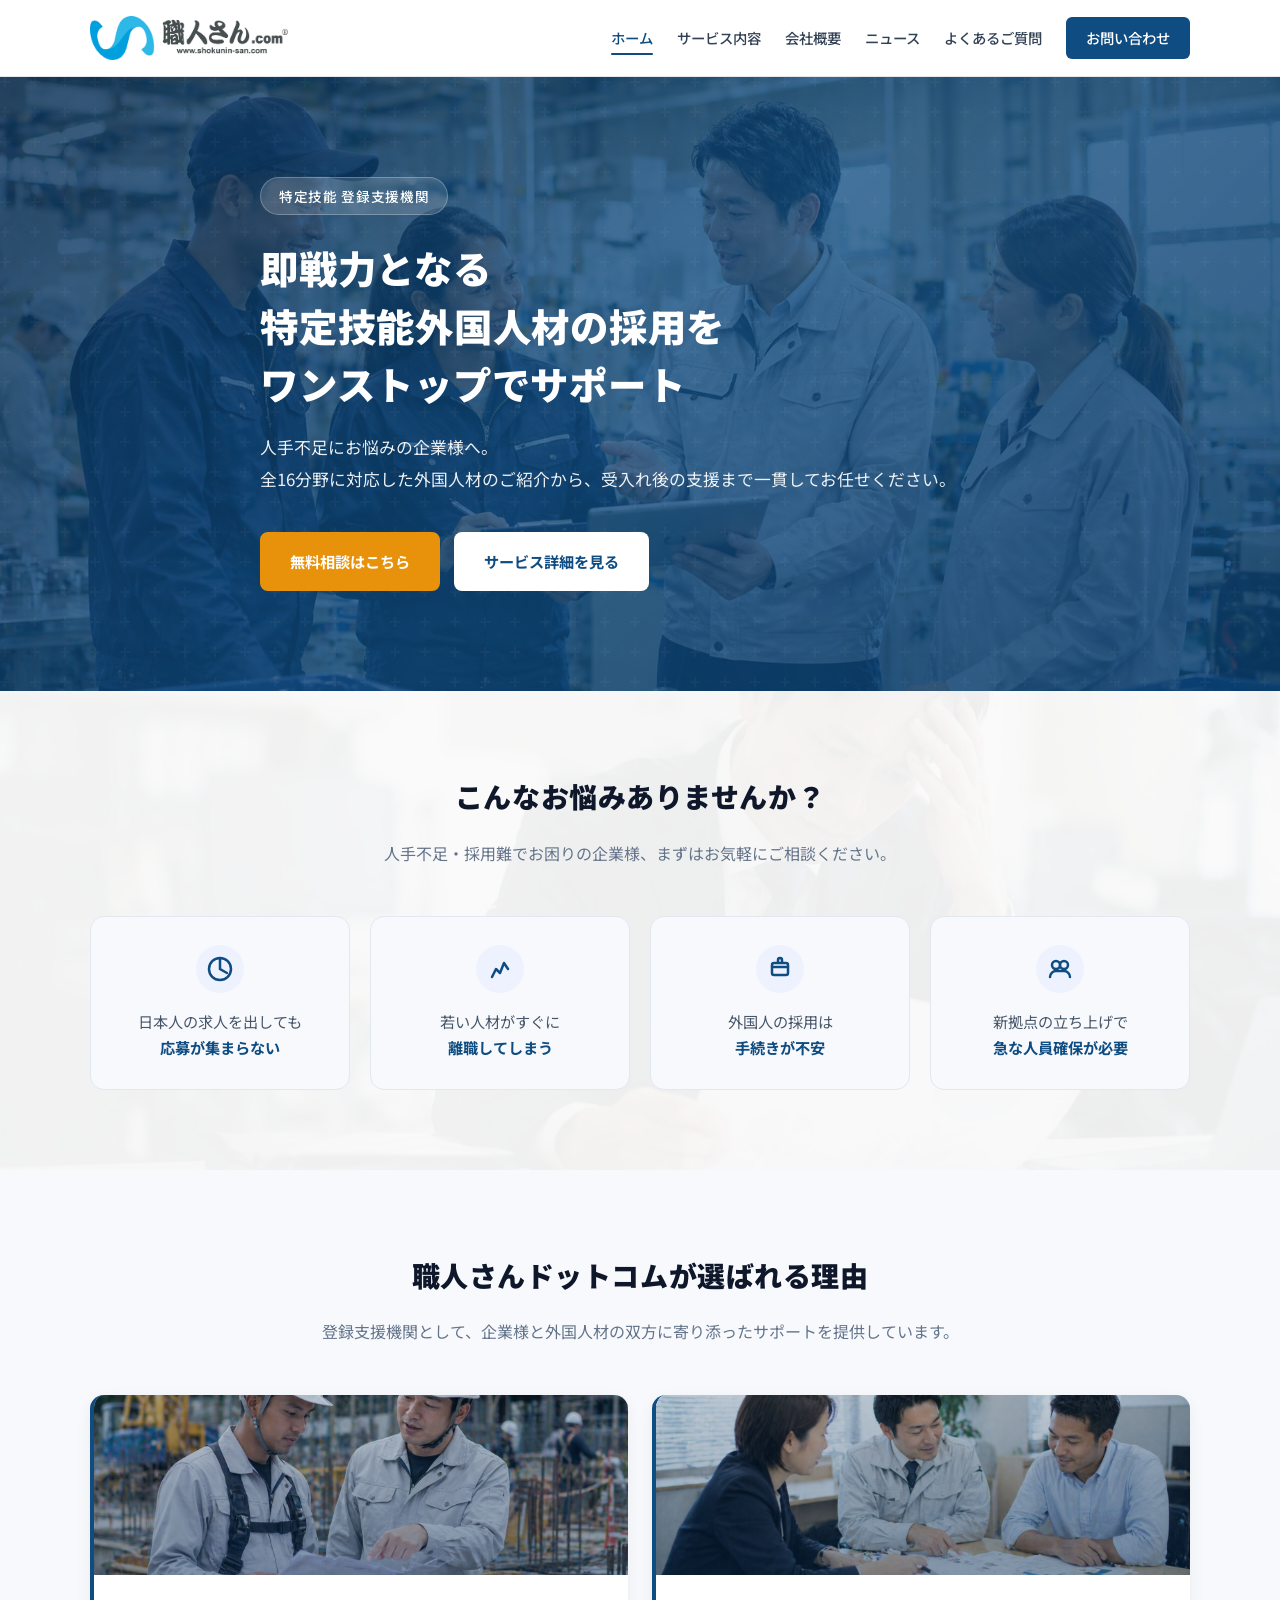
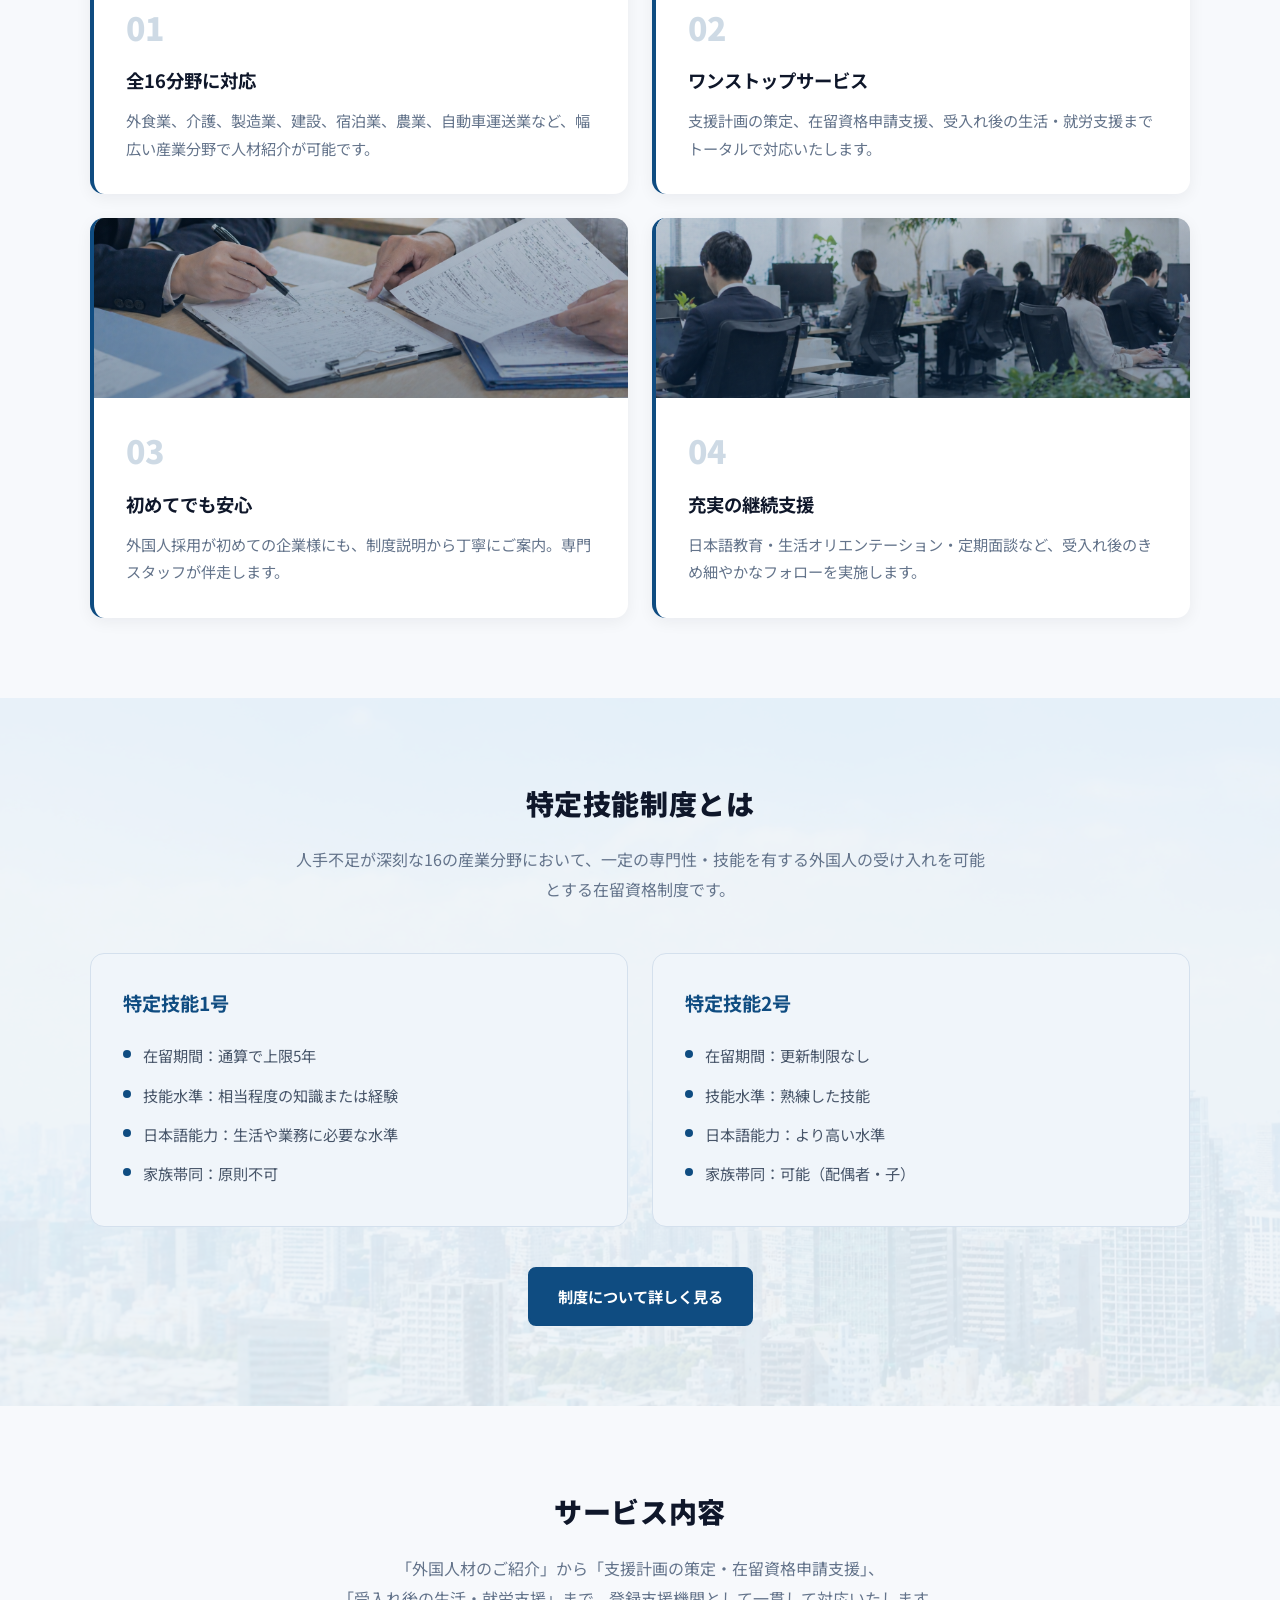
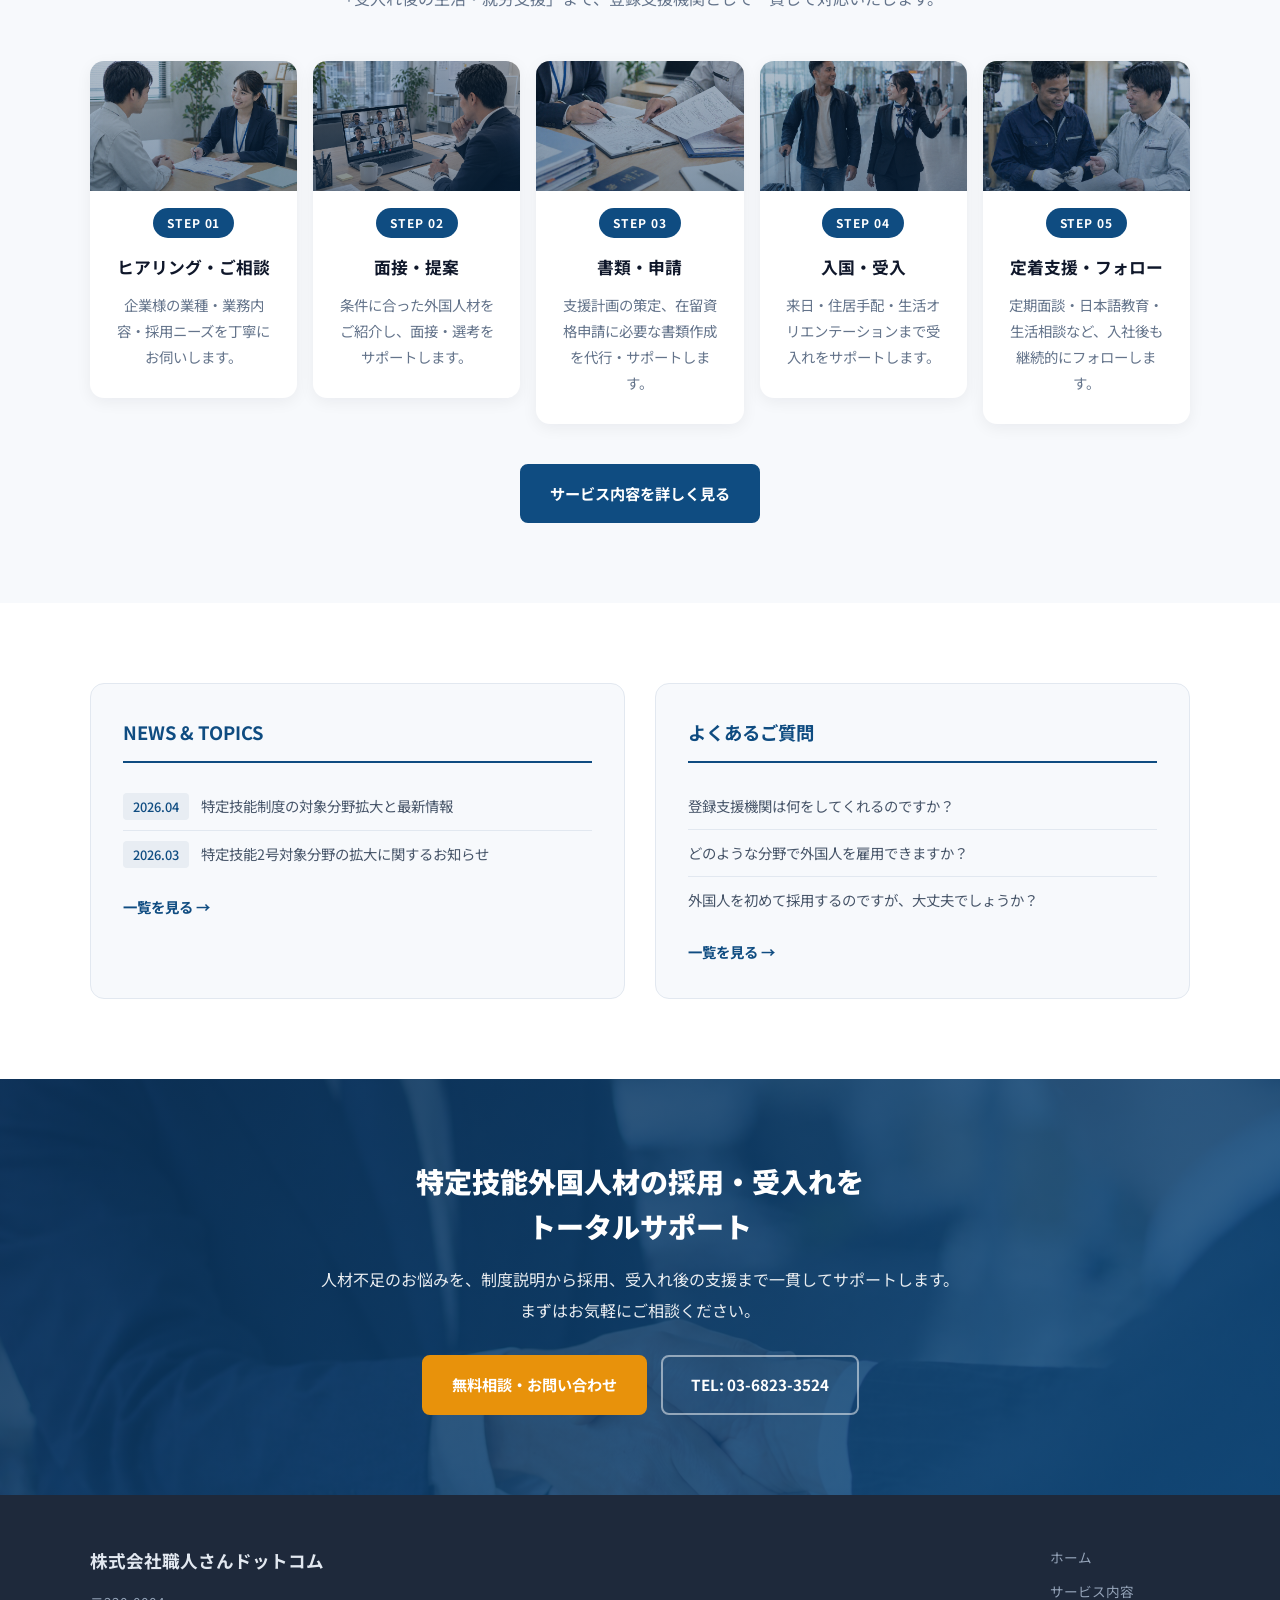
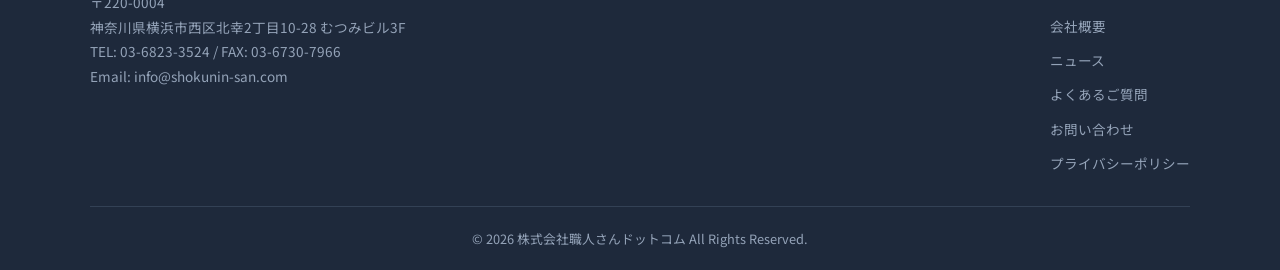
<file: index.html>
<!DOCTYPE html>
<html lang="ja">
<head>
  <meta charset="UTF-8">
  <meta name="viewport" content="width=device-width, initial-scale=1.0">
  <title>特定技能外国人材の採用支援 | 登録支援機関 株式会社職人さんドットコム</title>
  <meta name="description" content="株式会社職人さんドットコムは、特定技能外国人の紹介・受入れ支援ができる登録支援機関です。全16分野対応のワンストップサービスで企業様の人材不足を解決します。">
  <link rel="canonical" href="https://shokunin-san-com.vercel.app/">
  <meta property="og:title" content="特定技能外国人材の採用支援 | 株式会社職人さんドットコム">
  <meta property="og:description" content="全16分野対応。特定技能外国人の紹介・受入れ支援をワンストップで提供する登録支援機関です。">
  <meta property="og:type" content="website">
  <meta property="og:url" content="https://shokunin-san-com.vercel.app/">
  <meta property="og:site_name" content="株式会社職人さんドットコム">
  <meta property="og:locale" content="ja_JP">
  <meta name="twitter:card" content="summary_large_image">
  <meta name="twitter:title" content="特定技能外国人材の採用支援 | 株式会社職人さんドットコム">
  <meta name="twitter:description" content="全16分野対応。特定技能外国人の紹介・受入れ支援をワンストップで提供する登録支援機関です。">
  <meta name="twitter:image" content="https://shokunin-san-com.vercel.app/images/ogp.jpg">
  <meta property="og:image" content="https://shokunin-san-com.vercel.app/images/ogp.jpg">
  <meta property="og:image:width" content="1200">
  <meta property="og:image:height" content="630">
  <link rel="icon" type="image/png" sizes="32x32" href="images/favicon-32.png">
  <link rel="icon" type="image/png" sizes="192x192" href="images/favicon-192.png">
  <link rel="apple-touch-icon" sizes="180x180" href="images/apple-touch-icon.png">
  <link rel="preconnect" href="https://fonts.googleapis.com">
  <link rel="preconnect" href="https://fonts.gstatic.com" crossorigin>
  <link href="https://fonts.googleapis.com/css2?family=Noto+Sans+JP:wght@400;500;700;900&display=swap" rel="stylesheet">
  <link rel="stylesheet" href="style.css">
  <script type="application/ld+json">
  {
    "@context": "https://schema.org",
    "@type": "Organization",
    "name": "株式会社職人さんドットコム",
    "url": "https://shokunin-san-com.vercel.app",
    "logo": "",
    "description": "特定技能外国人の紹介・受入れ支援ができる登録支援機関。全16分野対応のワンストップサービス。",
    "address": {
      "@type": "PostalAddress",
      "postalCode": "220-0004",
      "addressRegion": "神奈川県",
      "addressLocality": "横浜市西区",
      "streetAddress": "北幸2丁目10-28 むつみビル3F",
      "addressCountry": "JP"
    },
    "telephone": "03-6823-3524",
    "faxNumber": "03-6730-7966",
    "email": "info@shokunin-san.com",
    "foundingDate": "2006-03",
    "sameAs": []
  }
  </script>
  <script type="application/ld+json">
  {
    "@context": "https://schema.org",
    "@type": "WebSite",
    "name": "株式会社職人さんドットコム",
    "url": "https://shokunin-san-com.vercel.app"
  }
  </script>
</head>
<body>

  <!-- ヘッダー -->
  <header class="header">
    <div class="container header-inner">
      <a href="index.html" class="logo">
        <img src="images/logo.png" alt="株式会社職人さんドットコム">
      </a>
      <button class="hamburger" id="hamburger" aria-label="メニューを開く">
        <span></span><span></span><span></span>
      </button>
      <nav class="nav" id="nav">
        <a href="index.html" class="nav-active">ホーム</a>
        <a href="service.html">サービス内容</a>
        <a href="company.html">会社概要</a>
        <a href="topics.html">ニュース</a>
        <a href="qa.html">よくあるご質問</a>
        <a href="contact.html" class="nav-contact">お問い合わせ</a>
      </nav>
    </div>
  </header>
  <div class="nav-overlay" id="navOverlay"></div>

  <!-- ヒーロー -->
  <section class="hero hero-image-bg">
    <div class="hero-overlay"></div>
    <div class="container hero-content">
      <p class="hero-label">特定技能 登録支援機関</p>
      <h1>即戦力となる<br>特定技能外国人材の採用を<br>ワンストップでサポート</h1>
      <p class="hero-text">
        人手不足にお悩みの企業様へ。<br>
        全16分野に対応した外国人材のご紹介から、受入れ後の支援まで一貫してお任せください。
      </p>
      <div class="hero-btns">
        <a href="contact.html" class="btn btn-accent">無料相談はこちら</a>
        <a href="service.html" class="btn btn-white">サービス詳細を見る</a>
      </div>
    </div>
  </section>

  <!-- こんなお悩みありませんか？ -->
  <section class="section has-bg has-bg-trouble" style="background-image:url('images/trouble-bg.png');">
    <div class="container">
      <h2 class="section-title">こんなお悩みありませんか？</h2>
      <p class="section-lead">人手不足・採用難でお困りの企業様、まずはお気軽にご相談ください。</p>
      <div class="worry-grid">
        <div class="worry-card">
          <div class="worry-icon">
            <svg width="48" height="48" viewBox="0 0 48 48" fill="none"><circle cx="24" cy="24" r="24" fill="#EEF2FF"/><path d="M24 14v10l7 4" stroke="#0f4c81" stroke-width="2.5" stroke-linecap="round"/><circle cx="24" cy="24" r="11" stroke="#0f4c81" stroke-width="2.5" fill="none"/></svg>
          </div>
          <p>日本人の求人を出しても<br><strong>応募が集まらない</strong></p>
        </div>
        <div class="worry-card">
          <div class="worry-icon">
            <svg width="48" height="48" viewBox="0 0 48 48" fill="none"><circle cx="24" cy="24" r="24" fill="#EEF2FF"/><path d="M16 32l4-8 4 4 4-10 4 6" stroke="#0f4c81" stroke-width="2.5" stroke-linecap="round" stroke-linejoin="round"/></svg>
          </div>
          <p>若い人材がすぐに<br><strong>離職してしまう</strong></p>
        </div>
        <div class="worry-card">
          <div class="worry-icon">
            <svg width="48" height="48" viewBox="0 0 48 48" fill="none"><circle cx="24" cy="24" r="24" fill="#EEF2FF"/><rect x="16" y="18" width="16" height="12" rx="2" stroke="#0f4c81" stroke-width="2.5" fill="none"/><path d="M16 22h16" stroke="#0f4c81" stroke-width="2.5"/><path d="M22 18v-3a2 2 0 012-2h0a2 2 0 012 2v3" stroke="#0f4c81" stroke-width="2.5"/></svg>
          </div>
          <p>外国人の採用は<br><strong>手続きが不安</strong></p>
        </div>
        <div class="worry-card">
          <div class="worry-icon">
            <svg width="48" height="48" viewBox="0 0 48 48" fill="none"><circle cx="24" cy="24" r="24" fill="#EEF2FF"/><circle cx="20" cy="20" r="4" stroke="#0f4c81" stroke-width="2.5" fill="none"/><circle cx="28" cy="20" r="4" stroke="#0f4c81" stroke-width="2.5" fill="none"/><path d="M14 32c0-3.3 2.7-6 6-6h8c3.3 0 6 2.7 6 6" stroke="#0f4c81" stroke-width="2.5" stroke-linecap="round"/></svg>
          </div>
          <p>新拠点の立ち上げで<br><strong>急な人員確保が必要</strong></p>
        </div>
      </div>
    </div>
  </section>

  <!-- 当社が選ばれる理由 -->
  <section class="section">
    <div class="container">
      <h2 class="section-title">職人さんドットコムが選ばれる理由</h2>
      <p class="section-lead">登録支援機関として、企業様と外国人材の双方に寄り添ったサポートを提供しています。</p>
      <div class="features">
        <div class="feature-card">
          <div class="feature-image"><img src="images/industry-construction.png" alt="ヘルメットを被った作業員が現場で図面を確認している様子"></div>
          <div class="feature-num">01</div>
          <h3>全16分野に対応</h3>
          <p>外食業、介護、製造業、建設、宿泊業、農業、自動車運送業など、幅広い産業分野で人材紹介が可能です。</p>
        </div>
        <div class="feature-card">
          <div class="feature-image"><img src="images/support-meeting.png" alt="スタッフが書類を見ながら3人で打ち合わせている様子"></div>
          <div class="feature-num">02</div>
          <h3>ワンストップサービス</h3>
          <p>支援計画の策定、在留資格申請支援、受入れ後の生活・就労支援までトータルで対応いたします。</p>
        </div>
        <div class="feature-card">
          <div class="feature-image"><img src="images/documents.png" alt="申請書類を確認している手元"></div>
          <div class="feature-num">03</div>
          <h3>初めてでも安心</h3>
          <p>外国人採用が初めての企業様にも、制度説明から丁寧にご案内。専門スタッフが伴走します。</p>
        </div>
        <div class="feature-card">
          <div class="feature-image"><img src="images/office.png" alt="職人さんドットコムのオフィス"></div>
          <div class="feature-num">04</div>
          <h3>充実の継続支援</h3>
          <p>日本語教育・生活オリエンテーション・定期面談など、受入れ後のきめ細やかなフォローを実施します。</p>
        </div>
      </div>
    </div>
  </section>

  <!-- 特定技能制度とは -->
  <section class="section has-bg has-bg-system" style="background-image:url('images/system-bg.png');">
    <div class="container">
      <h2 class="section-title">特定技能制度とは</h2>
      <p class="section-lead">
        人手不足が深刻な16の産業分野において、一定の専門性・技能を有する外国人の受け入れを可能とする在留資格制度です。
      </p>
      <div class="system-grid">
        <div class="system-card">
          <h3>特定技能1号</h3>
          <ul>
            <li>在留期間：通算で上限5年</li>
            <li>技能水準：相当程度の知識または経験</li>
            <li>日本語能力：生活や業務に必要な水準</li>
            <li>家族帯同：原則不可</li>
          </ul>
        </div>
        <div class="system-card">
          <h3>特定技能2号</h3>
          <ul>
            <li>在留期間：更新制限なし</li>
            <li>技能水準：熟練した技能</li>
            <li>日本語能力：より高い水準</li>
            <li>家族帯同：可能（配偶者・子）</li>
          </ul>
        </div>
      </div>
      <div class="center mt-40">
        <a href="service.html#sss" class="btn btn-primary">制度について詳しく見る</a>
      </div>
    </div>
  </section>

  <!-- サービス内容 -->
  <section class="section">
    <div class="container">
      <h2 class="section-title">サービス内容</h2>
      <p class="section-lead">
        「外国人材のご紹介」から「支援計画の策定・在留資格申請支援」、<br>
        「受入れ後の生活・就労支援」まで、登録支援機関として一貫して対応いたします。
      </p>
      <div class="service-flow service-flow-5">
        <div class="flow-step">
          <div class="flow-image"><img src="images/step-01.png" alt="STEP 01 ヒアリング・ご相談"></div>
          <div class="flow-num">STEP 01</div>
          <h3>ヒアリング・ご相談</h3>
          <p>企業様の業種・業務内容・採用ニーズを丁寧にお伺いします。</p>
        </div>
        <div class="flow-step">
          <div class="flow-image"><img src="images/step-02.png" alt="STEP 02 面接・提案"></div>
          <div class="flow-num">STEP 02</div>
          <h3>面接・提案</h3>
          <p>条件に合った外国人材をご紹介し、面接・選考をサポートします。</p>
        </div>
        <div class="flow-step">
          <div class="flow-image"><img src="images/step-03.png" alt="STEP 03 書類・申請"></div>
          <div class="flow-num">STEP 03</div>
          <h3>書類・申請</h3>
          <p>支援計画の策定、在留資格申請に必要な書類作成を代行・サポートします。</p>
        </div>
        <div class="flow-step">
          <div class="flow-image"><img src="images/step-04.png" alt="STEP 04 入国・受入"></div>
          <div class="flow-num">STEP 04</div>
          <h3>入国・受入</h3>
          <p>来日・住居手配・生活オリエンテーションまで受入れをサポートします。</p>
        </div>
        <div class="flow-step">
          <div class="flow-image"><img src="images/step-05.png" alt="STEP 05 定着支援・フォロー"></div>
          <div class="flow-num">STEP 05</div>
          <h3>定着支援・フォロー</h3>
          <p>定期面談・日本語教育・生活相談など、入社後も継続的にフォローします。</p>
        </div>
      </div>
      <div class="center mt-40">
        <a href="service.html" class="btn btn-primary">サービス内容を詳しく見る</a>
      </div>
    </div>
  </section>

  <!-- NEWS & FAQ -->
  <section class="section bg-white">
    <div class="container">
      <div class="two-col">
        <div class="col-card">
          <h3 class="col-card-title">NEWS & TOPICS</h3>
          <ul class="news-list">
            <li><span class="news-date">2026.04</span><span class="news-text">特定技能制度の対象分野拡大と最新情報</span></li>
            <li><span class="news-date">2026.03</span><span class="news-text">特定技能2号対象分野の拡大に関するお知らせ</span></li>
          </ul>
          <a href="topics.html" class="link-more">一覧を見る</a>
        </div>
        <div class="col-card">
          <h3 class="col-card-title">よくあるご質問</h3>
          <ul class="news-list">
            <li><span class="news-text">登録支援機関は何をしてくれるのですか？</span></li>
            <li><span class="news-text">どのような分野で外国人を雇用できますか？</span></li>
            <li><span class="news-text">外国人を初めて採用するのですが、大丈夫でしょうか？</span></li>
          </ul>
          <a href="qa.html" class="link-more">一覧を見る</a>
        </div>
      </div>
    </div>
  </section>

  <!-- CTA -->
  <section class="cta has-image">
    <div class="container">
      <h2>特定技能外国人材の採用・受入れを<br>トータルサポート</h2>
      <p>人材不足のお悩みを、制度説明から採用、受入れ後の支援まで一貫してサポートします。<br>まずはお気軽にご相談ください。</p>
      <div class="cta-btns">
        <a href="contact.html" class="btn btn-accent">無料相談・お問い合わせ</a>
        <a href="tel:0368233524" class="btn btn-white-outline">TEL: 03-6823-3524</a>
      </div>
    </div>
  </section>

  <!-- フッター -->
  <footer class="footer">
    <div class="container">
      <div class="footer-grid">
        <div class="footer-info">
          <div class="footer-logo">株式会社職人さんドットコム</div>
          <p>〒220-0004<br>神奈川県横浜市西区北幸2丁目10-28 むつみビル3F</p>
          <p>TEL: 03-6823-3524 / FAX: 03-6730-7966</p>
          <p>Email: info@shokunin-san.com</p>
        </div>
        <div class="footer-nav">
          <a href="index.html">ホーム</a>
          <a href="service.html">サービス内容</a>
          <a href="company.html">会社概要</a>
          <a href="topics.html">ニュース</a>
          <a href="qa.html">よくあるご質問</a>
          <a href="contact.html">お問い合わせ</a>
          <a href="privacy.html">プライバシーポリシー</a>
        </div>
      </div>
      <div class="footer-bottom">
        <p>&copy; 2026 株式会社職人さんドットコム All Rights Reserved.</p>
      </div>
    </div>
  </footer>

  <script>
    const hamburger = document.getElementById('hamburger');
    const nav = document.getElementById('nav');
    const overlay = document.getElementById('navOverlay');
    function closeNav() {
      hamburger.classList.remove('active');
      nav.classList.remove('open');
      overlay.classList.remove('active');
      document.body.style.overflow = '';
    }
    hamburger.addEventListener('click', () => {
      const isOpen = nav.classList.toggle('open');
      hamburger.classList.toggle('active');
      overlay.classList.toggle('active');
      document.body.style.overflow = isOpen ? 'hidden' : '';
    });
    overlay.addEventListener('click', closeNav);
    nav.querySelectorAll('a').forEach(a => a.addEventListener('click', closeNav));
  </script>

</body>
</html>
</file>
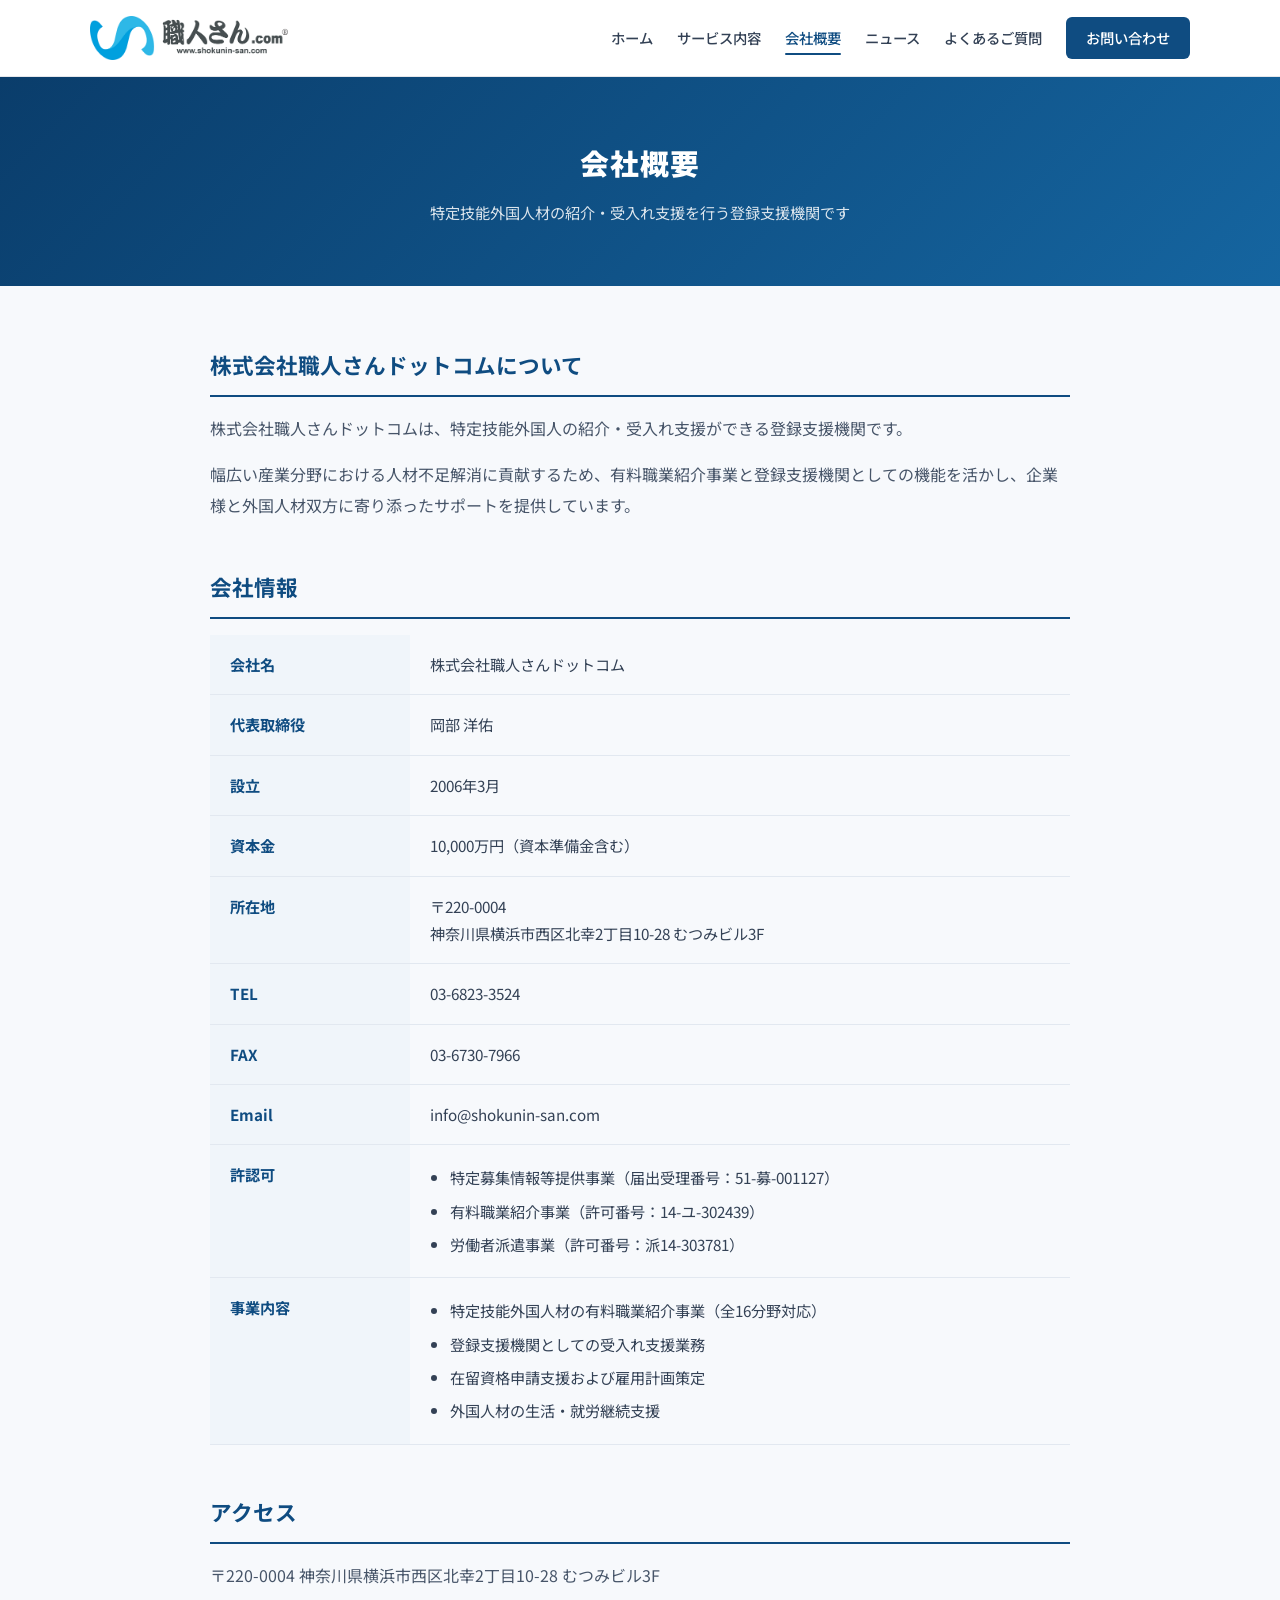
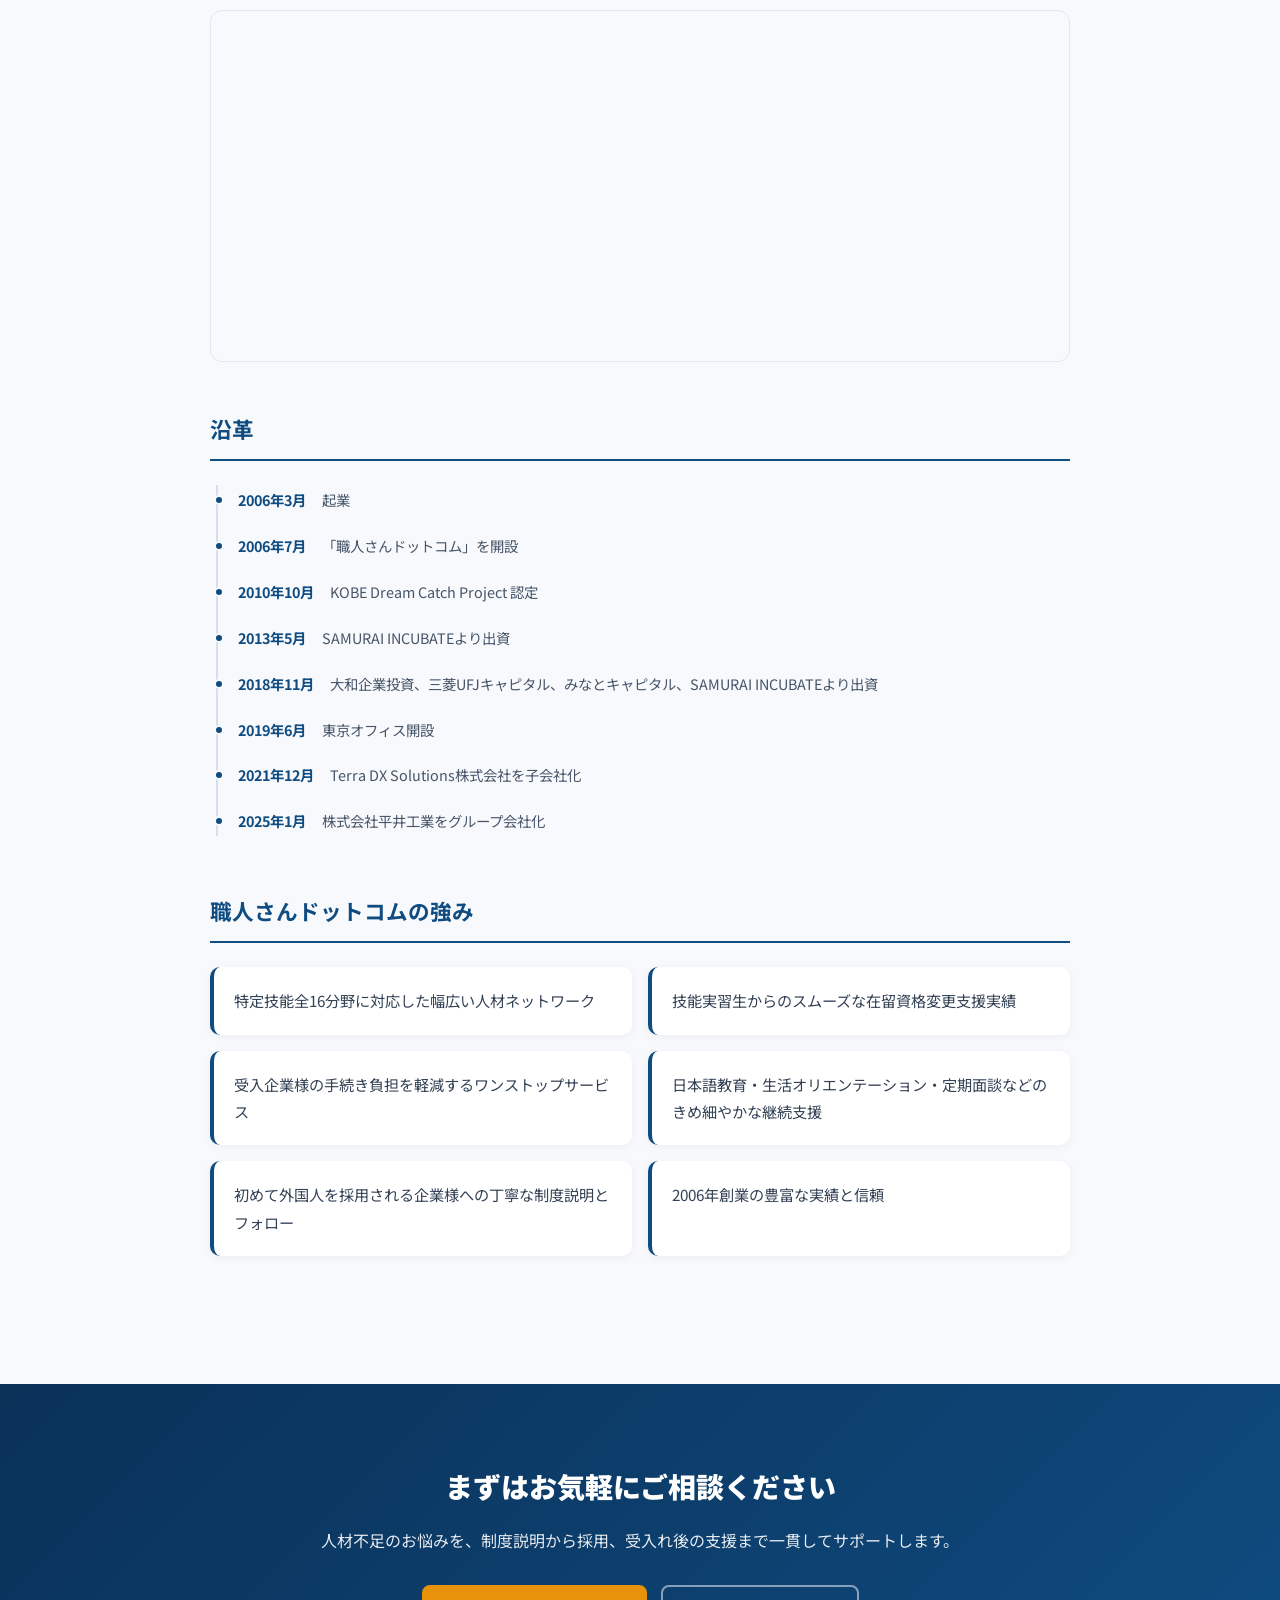
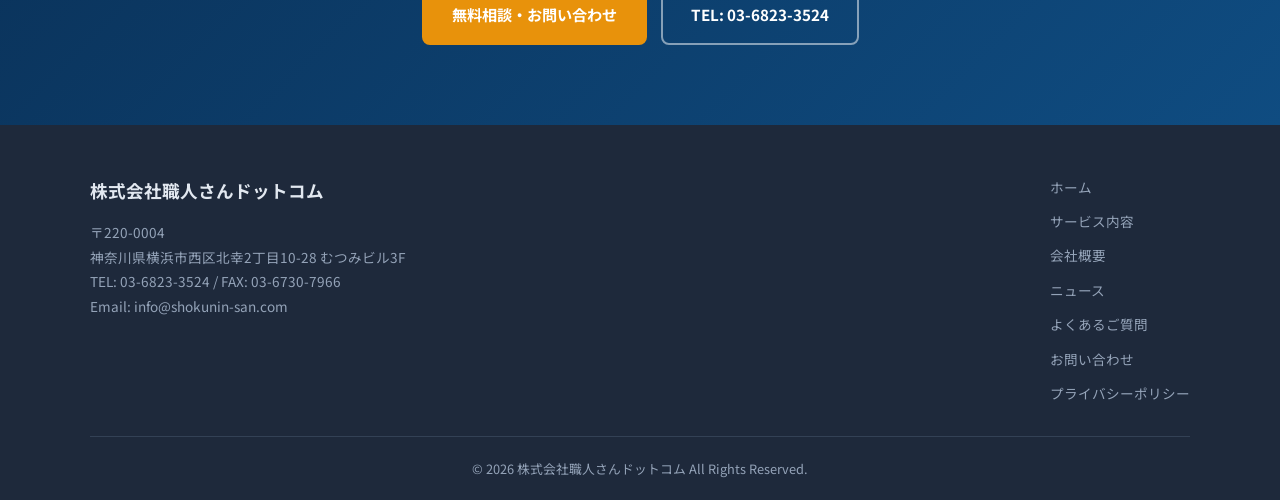
<file: company.html>
<!DOCTYPE html>
<html lang="ja">
<head>
  <meta charset="UTF-8">
  <meta name="viewport" content="width=device-width, initial-scale=1.0">
  <title>会社概要 | 株式会社職人さんドットコム</title>
  <meta name="description" content="株式会社職人さんドットコムの会社概要。特定技能外国人の紹介・受入れ支援ができる登録支援機関です。">
  <link rel="canonical" href="https://shokunin-san-com.vercel.app/company.html">
  <meta property="og:title" content="会社概要 | 株式会社職人さんドットコム">
  <meta property="og:description" content="株式会社職人さんドットコムの会社概要。2006年創業、特定技能外国人の紹介・受入れ支援を行う登録支援機関。">
  <meta property="og:type" content="website">
  <meta property="og:url" content="https://shokunin-san-com.vercel.app/company.html">
  <meta property="og:site_name" content="株式会社職人さんドットコム">
  <meta property="og:locale" content="ja_JP">
  <meta name="twitter:card" content="summary_large_image">
  <meta name="twitter:title" content="会社概要 | 株式会社職人さんドットコム">
  <meta name="twitter:description" content="株式会社職人さんドットコムの会社概要。2006年創業、特定技能外国人の紹介・受入れ支援を行う登録支援機関。">
  <meta name="twitter:image" content="https://shokunin-san-com.vercel.app/images/ogp.jpg">
  <meta property="og:image" content="https://shokunin-san-com.vercel.app/images/ogp.jpg">
  <meta property="og:image:width" content="1200">
  <meta property="og:image:height" content="630">
  <link rel="icon" type="image/png" sizes="32x32" href="images/favicon-32.png">
  <link rel="icon" type="image/png" sizes="192x192" href="images/favicon-192.png">
  <link rel="apple-touch-icon" sizes="180x180" href="images/apple-touch-icon.png">
  <link rel="preconnect" href="https://fonts.googleapis.com">
  <link rel="preconnect" href="https://fonts.gstatic.com" crossorigin>
  <link href="https://fonts.googleapis.com/css2?family=Noto+Sans+JP:wght@400;500;700;900&display=swap" rel="stylesheet">
  <link rel="stylesheet" href="style.css">
  <script type="application/ld+json">
  {
    "@context": "https://schema.org",
    "@type": "LocalBusiness",
    "name": "株式会社職人さんドットコム",
    "url": "https://shokunin-san-com.vercel.app",
    "telephone": "03-6823-3524",
    "faxNumber": "03-6730-7966",
    "email": "info@shokunin-san.com",
    "address": {
      "@type": "PostalAddress",
      "postalCode": "220-0004",
      "addressRegion": "神奈川県",
      "addressLocality": "横浜市西区",
      "streetAddress": "北幸2丁目10-28 むつみビル3F",
      "addressCountry": "JP"
    },
    "foundingDate": "2006-03",
    "description": "特定技能外国人の紹介・受入れ支援ができる登録支援機関"
  }
  </script>
  <script type="application/ld+json">
  {
    "@context": "https://schema.org",
    "@type": "BreadcrumbList",
    "itemListElement": [
      {"@type": "ListItem", "position": 1, "name": "ホーム", "item": "https://shokunin-san-com.vercel.app/"},
      {"@type": "ListItem", "position": 2, "name": "会社概要", "item": "https://shokunin-san-com.vercel.app/company.html"}
    ]
  }
  </script>
</head>
<body>

  <header class="header">
    <div class="container header-inner">
      <a href="index.html" class="logo">
        <img src="images/logo.png" alt="株式会社職人さんドットコム">
      </a>
      <button class="hamburger" id="hamburger" aria-label="メニューを開く">
        <span></span><span></span><span></span>
      </button>
      <nav class="nav" id="nav">
        <a href="index.html">ホーム</a>
        <a href="service.html">サービス内容</a>
        <a href="company.html" class="nav-active">会社概要</a>
        <a href="topics.html">ニュース</a>
        <a href="qa.html">よくあるご質問</a>
        <a href="contact.html" class="nav-contact">お問い合わせ</a>
      </nav>
    </div>
  </header>
  <div class="nav-overlay" id="navOverlay"></div>

  <section class="page-header">
    <div class="container">
      <h1>会社概要</h1>
      <p>特定技能外国人材の紹介・受入れ支援を行う登録支援機関です</p>
    </div>
  </section>

  <section class="content">
    <div class="container content-inner">

      <div class="service-block">
        <h2>株式会社職人さんドットコムについて</h2>
        <p>株式会社職人さんドットコムは、特定技能外国人の紹介・受入れ支援ができる登録支援機関です。</p>
        <p>幅広い産業分野における人材不足解消に貢献するため、有料職業紹介事業と登録支援機関としての機能を活かし、企業様と外国人材双方に寄り添ったサポートを提供しています。</p>
      </div>

      <div class="service-block">
        <h2>会社情報</h2>
        <table class="company-table">
          <tr><th>会社名</th><td>株式会社職人さんドットコム</td></tr>
          <tr><th>代表取締役</th><td>岡部 洋佑</td></tr>
          <tr><th>設立</th><td>2006年3月</td></tr>
          <tr><th>資本金</th><td>10,000万円（資本準備金含む）</td></tr>
          <tr><th>所在地</th><td>〒220-0004<br>神奈川県横浜市西区北幸2丁目10-28 むつみビル3F</td></tr>
          <tr><th>TEL</th><td>03-6823-3524</td></tr>
          <tr><th>FAX</th><td>03-6730-7966</td></tr>
          <tr><th>Email</th><td>info@shokunin-san.com</td></tr>
          <tr>
            <th>許認可</th>
            <td>
              <ul>
                <li>特定募集情報等提供事業（届出受理番号：51-募-001127）</li>
                <li>有料職業紹介事業（許可番号：14-ユ-302439）</li>
                <li>労働者派遣事業（許可番号：派14-303781）</li>
              </ul>
            </td>
          </tr>
          <tr>
            <th>事業内容</th>
            <td>
              <ul>
                <li>特定技能外国人材の有料職業紹介事業（全16分野対応）</li>
                <li>登録支援機関としての受入れ支援業務</li>
                <li>在留資格申請支援および雇用計画策定</li>
                <li>外国人材の生活・就労継続支援</li>
              </ul>
            </td>
          </tr>
        </table>
      </div>

      <div class="service-block">
        <h2>アクセス</h2>
        <p>〒220-0004 神奈川県横浜市西区北幸2丁目10-28 むつみビル3F</p>
        <div class="mt-20" style="border-radius:12px; overflow:hidden; border:1px solid #e2e8f0;">
          <iframe
            src="https://maps.google.com/maps?q=%E7%A5%9E%E5%A5%88%E5%B7%9D%E7%9C%8C%E6%A8%AA%E6%B5%9C%E5%B8%82%E8%A5%BF%E5%8C%BA%E5%8C%97%E5%B9%B82-10-28&t=&z=16&ie=UTF8&iwloc=&output=embed"
            width="100%"
            height="350"
            style="border:0; display:block;"
            loading="lazy"
            referrerpolicy="no-referrer-when-downgrade"
            title="株式会社職人さんドットコム アクセス地図"></iframe>
        </div>
      </div>

      <div class="service-block">
        <h2>沿革</h2>
        <div class="history-list">
          <div class="history-item">
            <span class="history-year">2006年3月</span>
            <span class="history-text">起業</span>
          </div>
          <div class="history-item">
            <span class="history-year">2006年7月</span>
            <span class="history-text">「職人さんドットコム」を開設</span>
          </div>
          <div class="history-item">
            <span class="history-year">2010年10月</span>
            <span class="history-text">KOBE Dream Catch Project 認定</span>
          </div>
          <div class="history-item">
            <span class="history-year">2013年5月</span>
            <span class="history-text">SAMURAI INCUBATEより出資</span>
          </div>
          <div class="history-item">
            <span class="history-year">2018年11月</span>
            <span class="history-text">大和企業投資、三菱UFJキャピタル、みなとキャピタル、SAMURAI INCUBATEより出資</span>
          </div>
          <div class="history-item">
            <span class="history-year">2019年6月</span>
            <span class="history-text">東京オフィス開設</span>
          </div>
          <div class="history-item">
            <span class="history-year">2021年12月</span>
            <span class="history-text">Terra DX Solutions株式会社を子会社化</span>
          </div>
          <div class="history-item">
            <span class="history-year">2025年1月</span>
            <span class="history-text">株式会社平井工業をグループ会社化</span>
          </div>
        </div>
      </div>

      <div class="service-block">
        <h2>職人さんドットコムの強み</h2>
        <ul class="strength-list">
          <li>特定技能全16分野に対応した幅広い人材ネットワーク</li>
          <li>技能実習生からのスムーズな在留資格変更支援実績</li>
          <li>受入企業様の手続き負担を軽減するワンストップサービス</li>
          <li>日本語教育・生活オリエンテーション・定期面談などのきめ細やかな継続支援</li>
          <li>初めて外国人を採用される企業様への丁寧な制度説明とフォロー</li>
          <li>2006年創業の豊富な実績と信頼</li>
        </ul>
      </div>

    </div>
  </section>

  <section class="cta">
    <div class="container">
      <h2>まずはお気軽にご相談ください</h2>
      <p>人材不足のお悩みを、制度説明から採用、受入れ後の支援まで一貫してサポートします。</p>
      <div class="cta-btns">
        <a href="contact.html" class="btn btn-accent">無料相談・お問い合わせ</a>
        <a href="tel:0368233524" class="btn btn-white-outline">TEL: 03-6823-3524</a>
      </div>
    </div>
  </section>

  <footer class="footer">
    <div class="container">
      <div class="footer-grid">
        <div class="footer-info">
          <div class="footer-logo">株式会社職人さんドットコム</div>
          <p>〒220-0004<br>神奈川県横浜市西区北幸2丁目10-28 むつみビル3F</p>
          <p>TEL: 03-6823-3524 / FAX: 03-6730-7966</p>
          <p>Email: info@shokunin-san.com</p>
        </div>
        <div class="footer-nav">
          <a href="index.html">ホーム</a>
          <a href="service.html">サービス内容</a>
          <a href="company.html">会社概要</a>
          <a href="topics.html">ニュース</a>
          <a href="qa.html">よくあるご質問</a>
          <a href="contact.html">お問い合わせ</a>
          <a href="privacy.html">プライバシーポリシー</a>
        </div>
      </div>
      <div class="footer-bottom">
        <p>&copy; 2026 株式会社職人さんドットコム All Rights Reserved.</p>
      </div>
    </div>
  </footer>

  <script>
    const hamburger = document.getElementById('hamburger');
    const nav = document.getElementById('nav');
    const overlay = document.getElementById('navOverlay');
    function closeNav() {
      hamburger.classList.remove('active');
      nav.classList.remove('open');
      overlay.classList.remove('active');
      document.body.style.overflow = '';
    }
    hamburger.addEventListener('click', () => {
      const isOpen = nav.classList.toggle('open');
      hamburger.classList.toggle('active');
      overlay.classList.toggle('active');
      document.body.style.overflow = isOpen ? 'hidden' : '';
    });
    overlay.addEventListener('click', closeNav);
    nav.querySelectorAll('a').forEach(a => a.addEventListener('click', closeNav));
  </script>

</body>
</html>
</file>
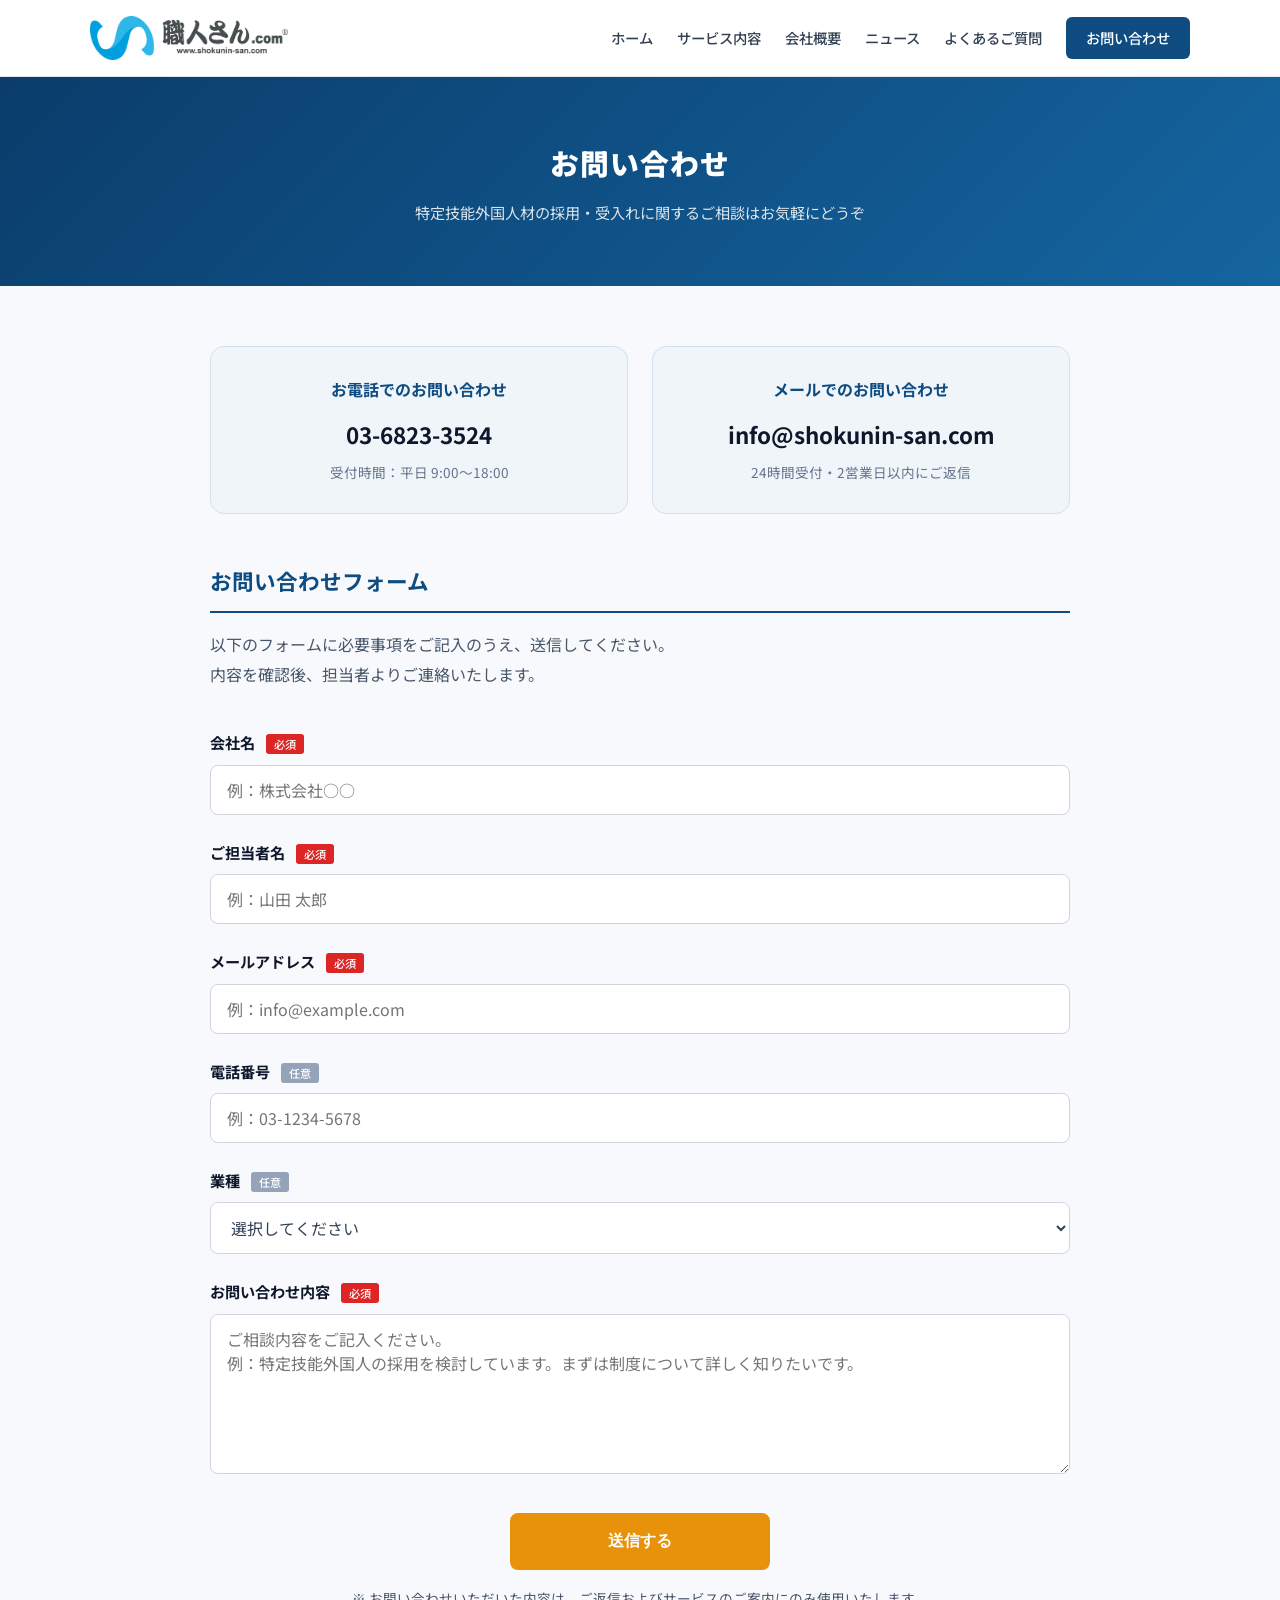
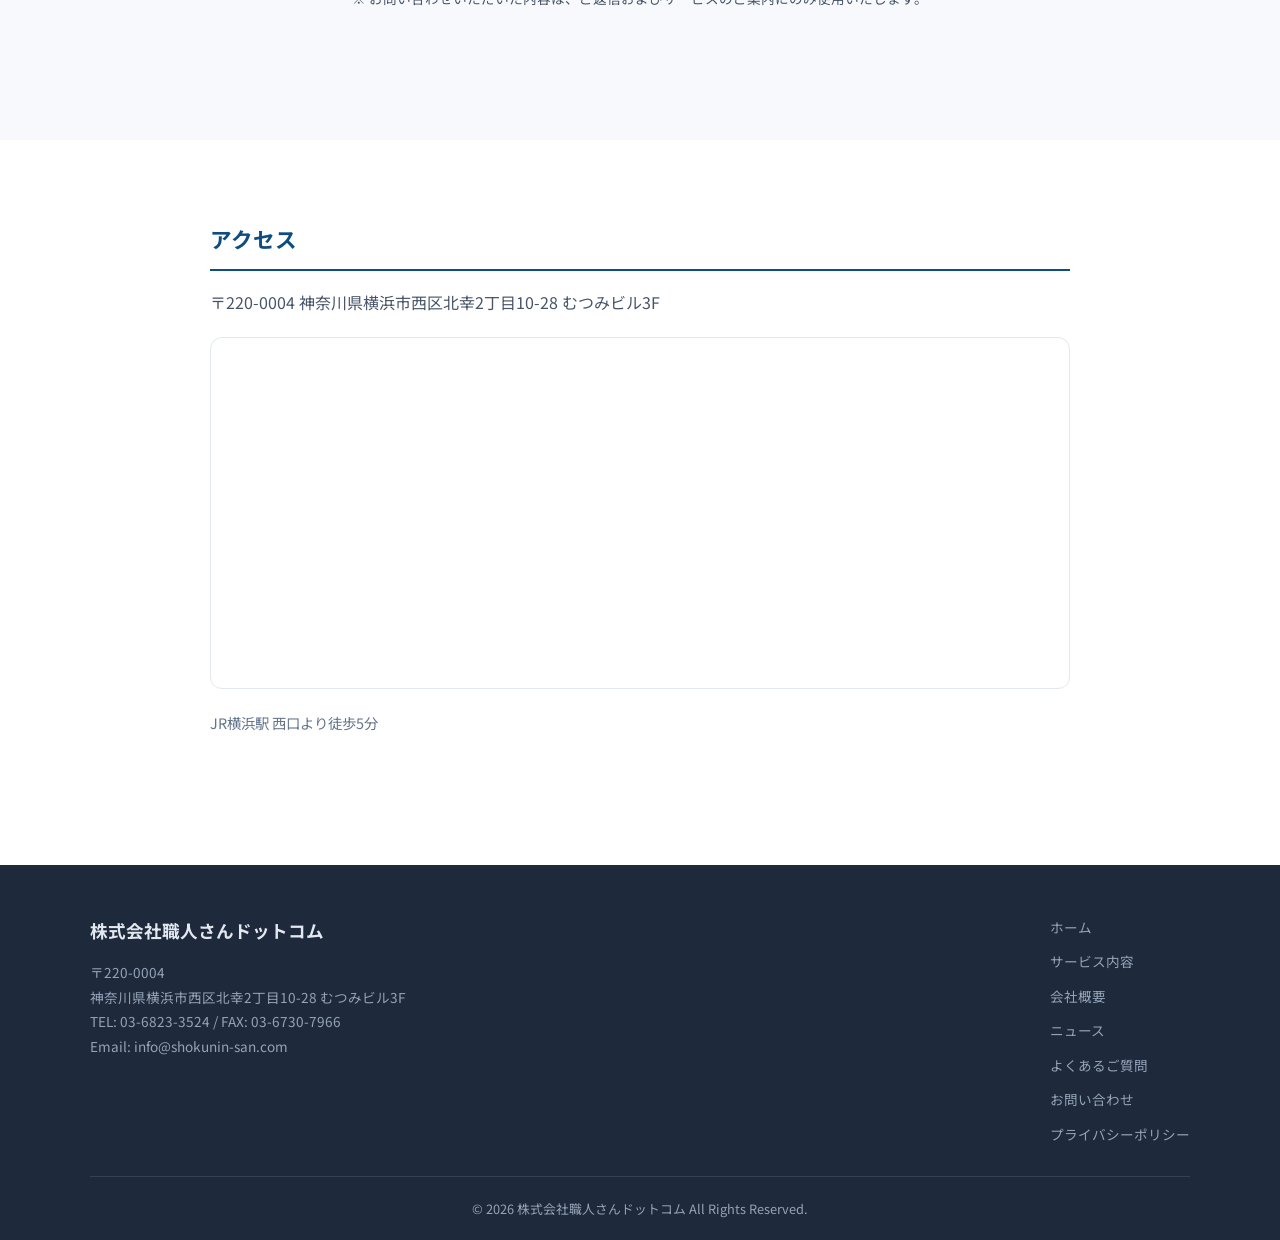
<file: contact.html>
<!DOCTYPE html>
<html lang="ja">
<head>
  <meta charset="UTF-8">
  <meta name="viewport" content="width=device-width, initial-scale=1.0">
  <title>お問い合わせ | 株式会社職人さんドットコム</title>
  <meta name="description" content="特定技能外国人材の採用・受入れに関するご相談・お問い合わせはこちらから。">
  <link rel="canonical" href="https://shokunin-san-com.vercel.app/contact.html">
  <meta property="og:title" content="お問い合わせ | 株式会社職人さんドットコム">
  <meta property="og:description" content="特定技能外国人材の採用・受入れに関するご相談・お問い合わせはこちらから。">
  <meta property="og:type" content="website">
  <meta property="og:url" content="https://shokunin-san-com.vercel.app/contact.html">
  <meta property="og:site_name" content="株式会社職人さんドットコム">
  <meta property="og:locale" content="ja_JP">
  <meta name="twitter:card" content="summary_large_image">
  <meta name="twitter:title" content="お問い合わせ | 株式会社職人さんドットコム">
  <meta name="twitter:description" content="特定技能外国人材の採用・受入れに関するご相談・お問い合わせはこちらから。">
  <meta name="twitter:image" content="https://shokunin-san-com.vercel.app/images/ogp.jpg">
  <meta property="og:image" content="https://shokunin-san-com.vercel.app/images/ogp.jpg">
  <meta property="og:image:width" content="1200">
  <meta property="og:image:height" content="630">
  <link rel="icon" type="image/png" sizes="32x32" href="images/favicon-32.png">
  <link rel="icon" type="image/png" sizes="192x192" href="images/favicon-192.png">
  <link rel="apple-touch-icon" sizes="180x180" href="images/apple-touch-icon.png">
  <link rel="preconnect" href="https://fonts.googleapis.com">
  <link rel="preconnect" href="https://fonts.gstatic.com" crossorigin>
  <link href="https://fonts.googleapis.com/css2?family=Noto+Sans+JP:wght@400;500;700;900&display=swap" rel="stylesheet">
  <link rel="stylesheet" href="style.css">
  <script type="application/ld+json">
  {
    "@context": "https://schema.org",
    "@type": "ContactPage",
    "name": "お問い合わせ",
    "url": "https://shokunin-san-com.vercel.app/contact.html",
    "mainEntity": {
      "@type": "Organization",
      "name": "株式会社職人さんドットコム",
      "url": "https://shokunin-san-com.vercel.app",
      "contactPoint": {
        "@type": "ContactPoint",
        "telephone": "+81-3-6823-3524",
        "contactType": "customer service",
        "email": "info@shokunin-san.com",
        "areaServed": "JP",
        "availableLanguage": ["ja"]
      }
    }
  }
  </script>
  <script type="application/ld+json">
  {
    "@context": "https://schema.org",
    "@type": "BreadcrumbList",
    "itemListElement": [
      {"@type": "ListItem", "position": 1, "name": "ホーム", "item": "https://shokunin-san-com.vercel.app/"},
      {"@type": "ListItem", "position": 2, "name": "お問い合わせ", "item": "https://shokunin-san-com.vercel.app/contact.html"}
    ]
  }
  </script>
</head>
<body>

  <header class="header">
    <div class="container header-inner">
      <a href="index.html" class="logo">
        <img src="images/logo.png" alt="株式会社職人さんドットコム">
      </a>
      <button class="hamburger" id="hamburger" aria-label="メニューを開く">
        <span></span><span></span><span></span>
      </button>
      <nav class="nav" id="nav">
        <a href="index.html">ホーム</a>
        <a href="service.html">サービス内容</a>
        <a href="company.html">会社概要</a>
        <a href="topics.html">ニュース</a>
        <a href="qa.html">よくあるご質問</a>
        <a href="contact.html" class="nav-contact nav-active">お問い合わせ</a>
      </nav>
    </div>
  </header>
  <div class="nav-overlay" id="navOverlay"></div>

  <section class="page-header">
    <div class="container">
      <h1>お問い合わせ</h1>
      <p>特定技能外国人材の採用・受入れに関するご相談はお気軽にどうぞ</p>
    </div>
  </section>

  <section class="content">
    <div class="container content-inner">

      <!-- 電話・メール -->
      <div class="contact-info-grid">
        <div class="contact-info-card">
          <h3>お電話でのお問い合わせ</h3>
          <a href="tel:0368233524" class="contact-val">03-6823-3524</a>
          <p>受付時間：平日 9:00〜18:00</p>
        </div>
        <div class="contact-info-card">
          <h3>メールでのお問い合わせ</h3>
          <a href="mailto:info@shokunin-san.com" class="contact-val">info@shokunin-san.com</a>
          <p>24時間受付・2営業日以内にご返信</p>
        </div>
      </div>

      <!-- フォーム -->
      <div class="service-block">
        <h2>お問い合わせフォーム</h2>
        <p>以下のフォームに必要事項をご記入のうえ、送信してください。<br>内容を確認後、担当者よりご連絡いたします。</p>

        <form class="mt-40" id="contactForm">

          <div class="form-group">
            <label>会社名 <span class="required">必須</span></label>
            <input type="text" name="company" placeholder="例：株式会社○○" required>
          </div>

          <div class="form-group">
            <label>ご担当者名 <span class="required">必須</span></label>
            <input type="text" name="name" placeholder="例：山田 太郎" required>
          </div>

          <div class="form-group">
            <label>メールアドレス <span class="required">必須</span></label>
            <input type="email" name="email" placeholder="例：info@example.com" required>
          </div>

          <div class="form-group">
            <label>電話番号 <span class="optional">任意</span></label>
            <input type="tel" name="tel" placeholder="例：03-1234-5678">
          </div>

          <div class="form-group">
            <label>業種 <span class="optional">任意</span></label>
            <select name="industry">
              <option value="">選択してください</option>
              <option value="介護">介護</option>
              <option value="ビルクリーニング">ビルクリーニング</option>
              <option value="製造業">素形材・産業機械・電気電子情報関連製造業</option>
              <option value="建設">建設</option>
              <option value="造船・舶用工業">造船・舶用工業</option>
              <option value="自動車整備">自動車整備</option>
              <option value="航空">航空</option>
              <option value="宿泊">宿泊</option>
              <option value="農業">農業</option>
              <option value="漁業">漁業</option>
              <option value="飲食料品製造業">飲食料品製造業</option>
              <option value="外食業">外食業</option>
              <option value="自動車運送業">自動車運送業</option>
              <option value="鉄道">鉄道</option>
              <option value="林業">林業</option>
              <option value="木材産業">木材産業</option>
              <option value="その他">その他</option>
            </select>
          </div>

          <div class="form-group">
            <label>お問い合わせ内容 <span class="required">必須</span></label>
            <textarea name="message" placeholder="ご相談内容をご記入ください。&#10;例：特定技能外国人の採用を検討しています。まずは制度について詳しく知りたいです。" required></textarea>
          </div>

          <div class="form-submit">
            <button type="submit" class="btn btn-accent" id="submitBtn">送信する</button>
          </div>
          <div id="formMessage" style="display:none; text-align:center; margin-top:20px; padding:16px; border-radius:8px;"></div>
          <p class="form-note">※ お問い合わせいただいた内容は、ご返信およびサービスのご案内にのみ使用いたします。</p>
        </form>
      </div>

    </div>
  </section>

  <!-- アクセス -->
  <section class="section bg-white">
    <div class="container content-inner">
      <div class="service-block">
        <h2>アクセス</h2>
        <p>〒220-0004 神奈川県横浜市西区北幸2丁目10-28 むつみビル3F</p>
        <div class="mt-20" style="border-radius:12px; overflow:hidden; border:1px solid #e2e8f0;">
          <iframe
            src="https://www.google.com/maps/embed?pb=!1m18!1m12!1m3!1d3250.2!2d139.6177!3d35.4666!2m3!1f0!2f0!3f0!3m2!1i1024!2i768!4f13.1!3m3!1m2!1s0x60185c0c1e18c4e7%3A0x3f9b5e3f1a8e2c0a!2z44CSMjIwLTAwMDQg56We5aWI5bed55yM5qiq5rWc5biC6KW_5Yy65YyX5bm477yS5LiB55uu77yR77yQ4oiS77yS77yYIOOCgOOBpOOBv-ODk-ODqw!5e0!3m2!1sja!2sjp!4v1"
            width="100%"
            height="350"
            style="border:0; display:block;"
            allowfullscreen=""
            loading="lazy"
            referrerpolicy="no-referrer-when-downgrade">
          </iframe>
        </div>
        <p class="mt-20" style="color:#64748b; font-size:0.9rem;">JR横浜駅 西口より徒歩5分</p>
      </div>
    </div>
  </section>

  <footer class="footer">
    <div class="container">
      <div class="footer-grid">
        <div class="footer-info">
          <div class="footer-logo">株式会社職人さんドットコム</div>
          <p>〒220-0004<br>神奈川県横浜市西区北幸2丁目10-28 むつみビル3F</p>
          <p>TEL: 03-6823-3524 / FAX: 03-6730-7966</p>
          <p>Email: info@shokunin-san.com</p>
        </div>
        <div class="footer-nav">
          <a href="index.html">ホーム</a>
          <a href="service.html">サービス内容</a>
          <a href="company.html">会社概要</a>
          <a href="topics.html">ニュース</a>
          <a href="qa.html">よくあるご質問</a>
          <a href="contact.html">お問い合わせ</a>
          <a href="privacy.html">プライバシーポリシー</a>
        </div>
      </div>
      <div class="footer-bottom">
        <p>&copy; 2026 株式会社職人さんドットコム All Rights Reserved.</p>
      </div>
    </div>
  </footer>

  <script>
    const hamburger = document.getElementById('hamburger');
    const nav = document.getElementById('nav');
    const overlay = document.getElementById('navOverlay');
    function closeNav() {
      hamburger.classList.remove('active');
      nav.classList.remove('open');
      overlay.classList.remove('active');
      document.body.style.overflow = '';
    }
    hamburger.addEventListener('click', () => {
      const isOpen = nav.classList.toggle('open');
      hamburger.classList.toggle('active');
      overlay.classList.toggle('active');
      document.body.style.overflow = isOpen ? 'hidden' : '';
    });
    overlay.addEventListener('click', closeNav);
    nav.querySelectorAll('a').forEach(a => a.addEventListener('click', closeNav));

    // Form submission
    const form = document.getElementById('contactForm');
    const submitBtn = document.getElementById('submitBtn');
    const formMessage = document.getElementById('formMessage');

    form.addEventListener('submit', async (e) => {
      e.preventDefault();
      submitBtn.disabled = true;
      submitBtn.textContent = '送信中...';
      formMessage.style.display = 'none';

      const data = {
        company: form.company.value,
        name: form.name.value,
        email: form.email.value,
        tel: form.tel.value,
        industry: form.industry.value,
        message: form.message.value,
      };

      // GAS Web App URL（デプロイ後に差し替え）
      const GAS_URL = 'https://script.google.com/macros/s/AKfycbzupvIcb2YhS35cw0ZoNc_FcZSeHjihkBtXSGtSc4358WG5UYcEuIhMF3tnw56cc54G4g/exec';

      try {
        const res = await fetch(GAS_URL, {
          method: 'POST',
          headers: { 'Content-Type': 'text/plain;charset=utf-8' },
          body: JSON.stringify(data),
        });
        const result = await res.json();

        if (result.success) {
          formMessage.style.display = 'block';
          formMessage.style.background = '#f0fdf4';
          formMessage.style.color = '#166534';
          formMessage.style.border = '1px solid #bbf7d0';
          formMessage.textContent = 'お問い合わせを受け付けました。2営業日以内にご連絡いたします。';
          form.reset();
        } else {
          throw new Error(result.error);
        }
      } catch (err) {
        formMessage.style.display = 'block';
        formMessage.style.background = '#fef2f2';
        formMessage.style.color = '#991b1b';
        formMessage.style.border = '1px solid #fecaca';
        formMessage.textContent = err.message || '送信に失敗しました。お手数ですがお電話またはメールでお問い合わせください。';
      }

      submitBtn.disabled = false;
      submitBtn.textContent = '送信する';
    });
  </script>

</body>
</html>
</file>
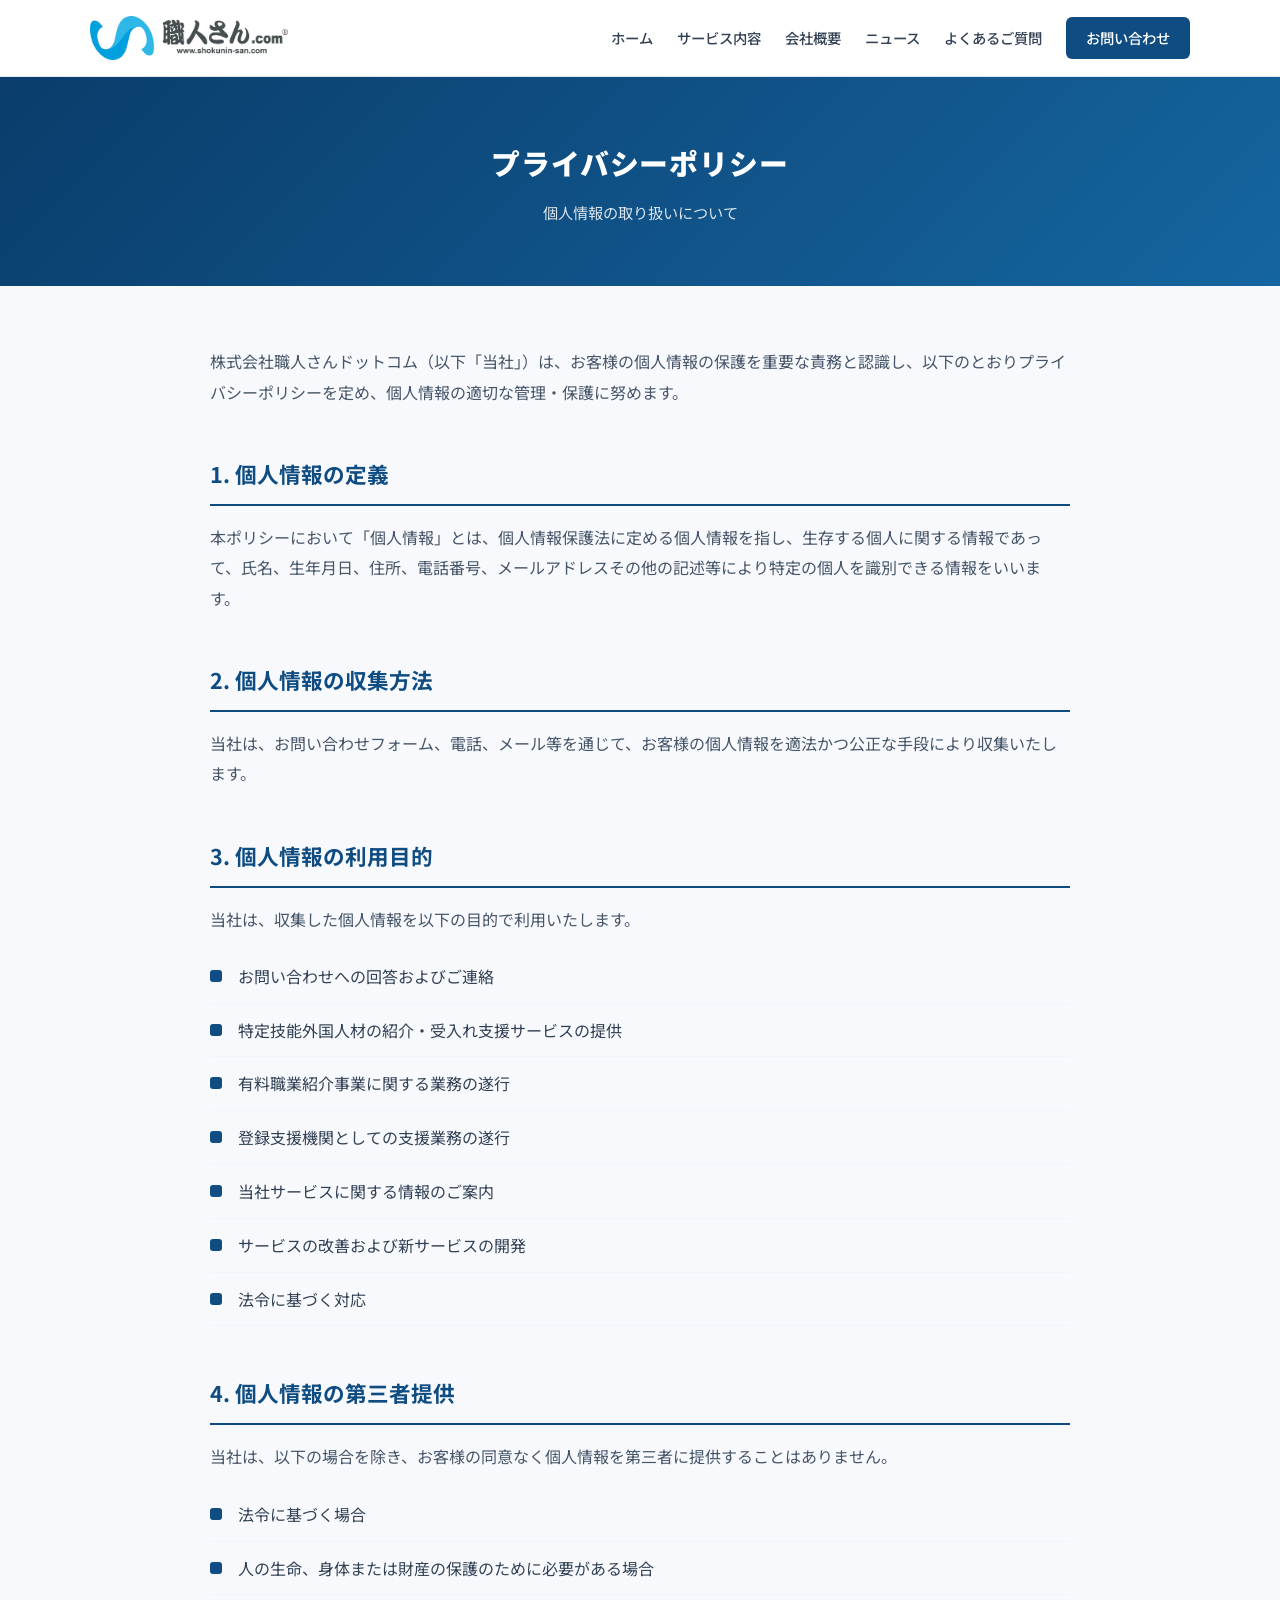
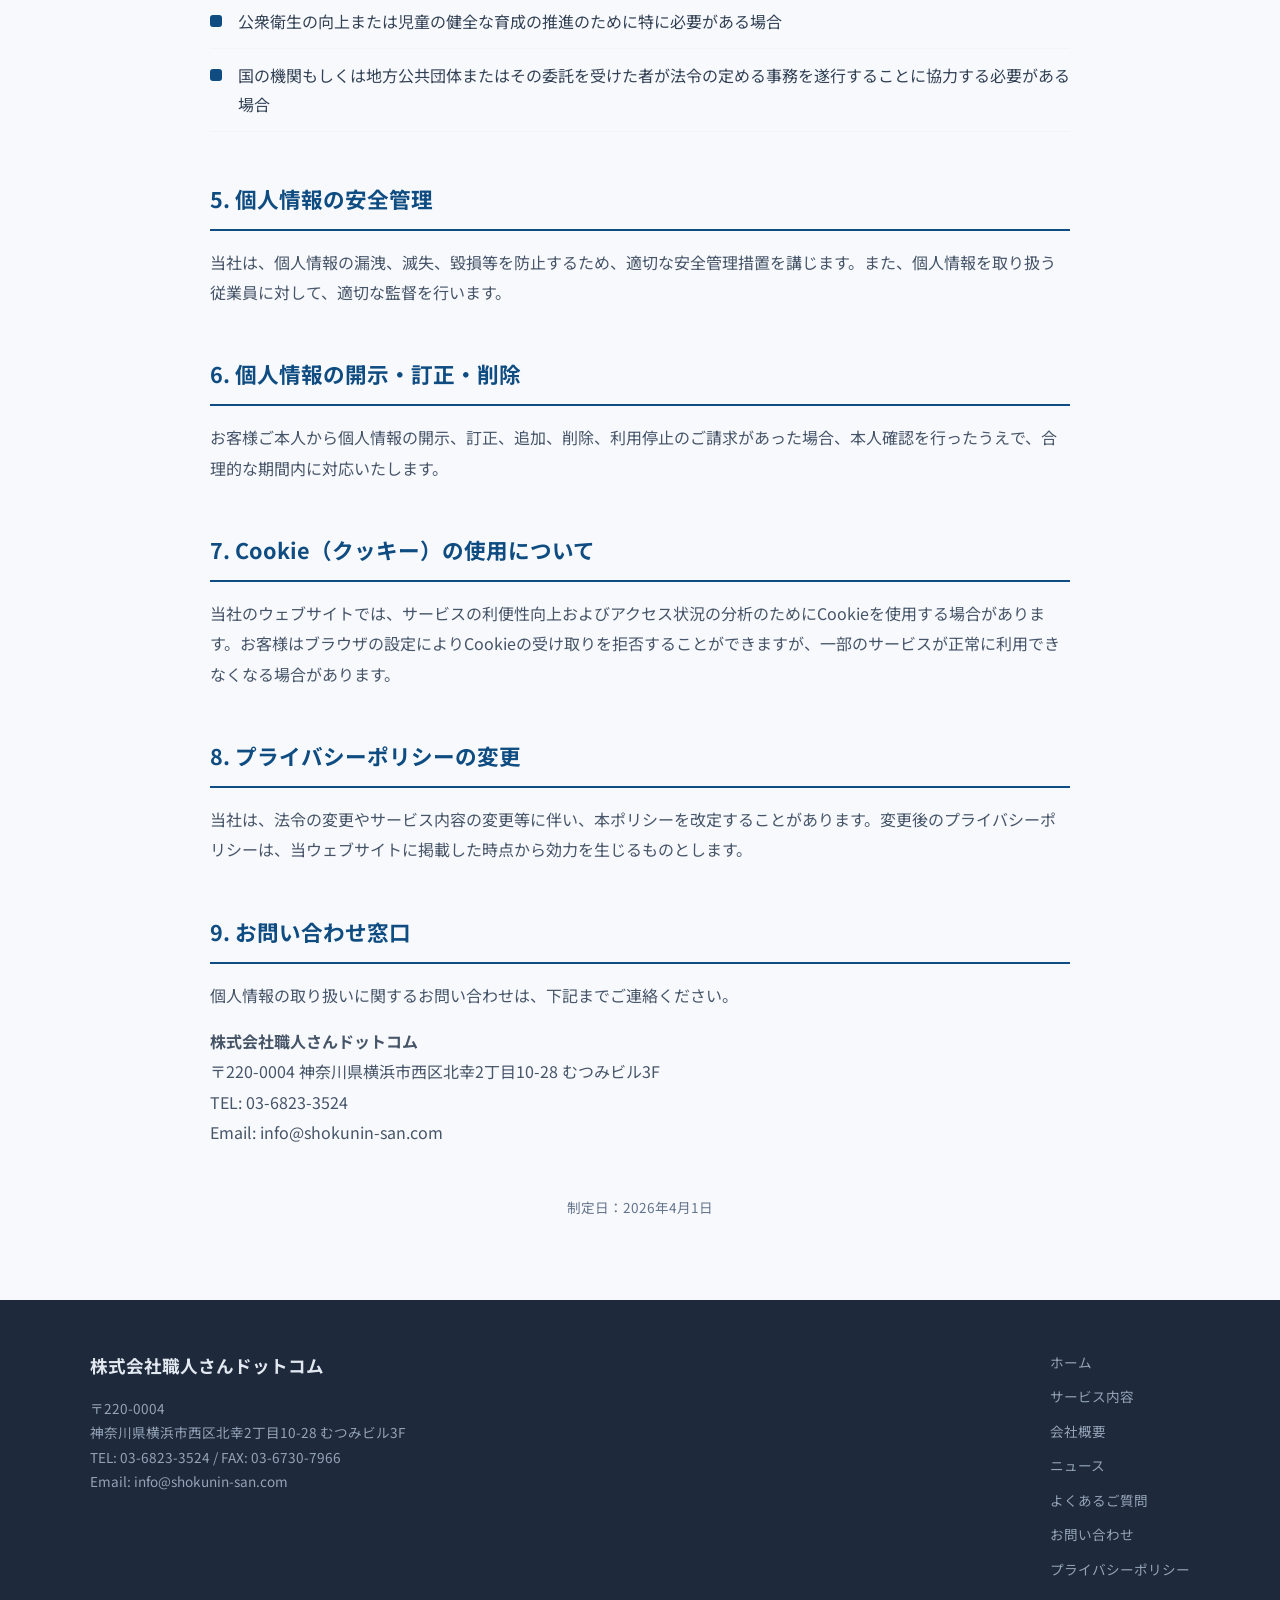
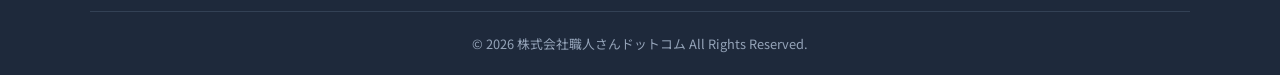
<file: privacy.html>
<!DOCTYPE html>
<html lang="ja">
<head>
  <meta charset="UTF-8">
  <meta name="viewport" content="width=device-width, initial-scale=1.0">
  <title>プライバシーポリシー | 株式会社職人さんドットコム</title>
  <meta name="description" content="株式会社職人さんドットコムのプライバシーポリシー。個人情報の取り扱いについてご説明いたします。">
  <link rel="canonical" href="https://shokunin-san-com.vercel.app/privacy.html">
  <meta property="og:title" content="プライバシーポリシー | 株式会社職人さんドットコム">
  <meta property="og:description" content="株式会社職人さんドットコムのプライバシーポリシー。個人情報の取り扱いについてご説明いたします。">
  <meta property="og:type" content="website">
  <meta property="og:url" content="https://shokunin-san-com.vercel.app/privacy.html">
  <meta property="og:site_name" content="株式会社職人さんドットコム">
  <meta property="og:locale" content="ja_JP">
  <meta name="twitter:card" content="summary_large_image">
  <meta name="twitter:title" content="プライバシーポリシー | 株式会社職人さんドットコム">
  <meta name="twitter:description" content="株式会社職人さんドットコムのプライバシーポリシー。個人情報の取り扱いについてご説明いたします。">
  <meta name="twitter:image" content="https://shokunin-san-com.vercel.app/images/ogp.jpg">
  <meta property="og:image" content="https://shokunin-san-com.vercel.app/images/ogp.jpg">
  <meta property="og:image:width" content="1200">
  <meta property="og:image:height" content="630">
  <link rel="icon" type="image/png" sizes="32x32" href="images/favicon-32.png">
  <link rel="icon" type="image/png" sizes="192x192" href="images/favicon-192.png">
  <link rel="apple-touch-icon" sizes="180x180" href="images/apple-touch-icon.png">
  <link rel="preconnect" href="https://fonts.googleapis.com">
  <link rel="preconnect" href="https://fonts.gstatic.com" crossorigin>
  <link href="https://fonts.googleapis.com/css2?family=Noto+Sans+JP:wght@400;500;700;900&display=swap" rel="stylesheet">
  <link rel="stylesheet" href="style.css">
  <script type="application/ld+json">
  {
    "@context": "https://schema.org",
    "@type": "BreadcrumbList",
    "itemListElement": [
      {"@type": "ListItem", "position": 1, "name": "ホーム", "item": "https://shokunin-san-com.vercel.app/"},
      {"@type": "ListItem", "position": 2, "name": "プライバシーポリシー", "item": "https://shokunin-san-com.vercel.app/privacy.html"}
    ]
  }
  </script>
</head>
<body>

  <header class="header">
    <div class="container header-inner">
      <a href="index.html" class="logo">
        <img src="images/logo.png" alt="株式会社職人さんドットコム">
      </a>
      <button class="hamburger" id="hamburger" aria-label="メニューを開く">
        <span></span><span></span><span></span>
      </button>
      <nav class="nav" id="nav">
        <a href="index.html">ホーム</a>
        <a href="service.html">サービス内容</a>
        <a href="company.html">会社概要</a>
        <a href="topics.html">ニュース</a>
        <a href="qa.html">よくあるご質問</a>
        <a href="contact.html" class="nav-contact">お問い合わせ</a>
      </nav>
    </div>
  </header>
  <div class="nav-overlay" id="navOverlay"></div>

  <section class="page-header">
    <div class="container">
      <h1>プライバシーポリシー</h1>
      <p>個人情報の取り扱いについて</p>
    </div>
  </section>

  <section class="content">
    <div class="container content-inner">

      <div class="service-block">
        <p>株式会社職人さんドットコム（以下「当社」）は、お客様の個人情報の保護を重要な責務と認識し、以下のとおりプライバシーポリシーを定め、個人情報の適切な管理・保護に努めます。</p>
      </div>

      <div class="service-block">
        <h2>1. 個人情報の定義</h2>
        <p>本ポリシーにおいて「個人情報」とは、個人情報保護法に定める個人情報を指し、生存する個人に関する情報であって、氏名、生年月日、住所、電話番号、メールアドレスその他の記述等により特定の個人を識別できる情報をいいます。</p>
      </div>

      <div class="service-block">
        <h2>2. 個人情報の収集方法</h2>
        <p>当社は、お問い合わせフォーム、電話、メール等を通じて、お客様の個人情報を適法かつ公正な手段により収集いたします。</p>
      </div>

      <div class="service-block">
        <h2>3. 個人情報の利用目的</h2>
        <p>当社は、収集した個人情報を以下の目的で利用いたします。</p>
        <ul class="service-list">
          <li>お問い合わせへの回答およびご連絡</li>
          <li>特定技能外国人材の紹介・受入れ支援サービスの提供</li>
          <li>有料職業紹介事業に関する業務の遂行</li>
          <li>登録支援機関としての支援業務の遂行</li>
          <li>当社サービスに関する情報のご案内</li>
          <li>サービスの改善および新サービスの開発</li>
          <li>法令に基づく対応</li>
        </ul>
      </div>

      <div class="service-block">
        <h2>4. 個人情報の第三者提供</h2>
        <p>当社は、以下の場合を除き、お客様の同意なく個人情報を第三者に提供することはありません。</p>
        <ul class="service-list">
          <li>法令に基づく場合</li>
          <li>人の生命、身体または財産の保護のために必要がある場合</li>
          <li>公衆衛生の向上または児童の健全な育成の推進のために特に必要がある場合</li>
          <li>国の機関もしくは地方公共団体またはその委託を受けた者が法令の定める事務を遂行することに協力する必要がある場合</li>
        </ul>
      </div>

      <div class="service-block">
        <h2>5. 個人情報の安全管理</h2>
        <p>当社は、個人情報の漏洩、滅失、毀損等を防止するため、適切な安全管理措置を講じます。また、個人情報を取り扱う従業員に対して、適切な監督を行います。</p>
      </div>

      <div class="service-block">
        <h2>6. 個人情報の開示・訂正・削除</h2>
        <p>お客様ご本人から個人情報の開示、訂正、追加、削除、利用停止のご請求があった場合、本人確認を行ったうえで、合理的な期間内に対応いたします。</p>
      </div>

      <div class="service-block">
        <h2>7. Cookie（クッキー）の使用について</h2>
        <p>当社のウェブサイトでは、サービスの利便性向上およびアクセス状況の分析のためにCookieを使用する場合があります。お客様はブラウザの設定によりCookieの受け取りを拒否することができますが、一部のサービスが正常に利用できなくなる場合があります。</p>
      </div>

      <div class="service-block">
        <h2>8. プライバシーポリシーの変更</h2>
        <p>当社は、法令の変更やサービス内容の変更等に伴い、本ポリシーを改定することがあります。変更後のプライバシーポリシーは、当ウェブサイトに掲載した時点から効力を生じるものとします。</p>
      </div>

      <div class="service-block">
        <h2>9. お問い合わせ窓口</h2>
        <p>個人情報の取り扱いに関するお問い合わせは、下記までご連絡ください。</p>
        <p style="margin-top: 16px;">
          <strong>株式会社職人さんドットコム</strong><br>
          〒220-0004 神奈川県横浜市西区北幸2丁目10-28 むつみビル3F<br>
          TEL: 03-6823-3524<br>
          Email: info@shokunin-san.com
        </p>
      </div>

      <p class="center mt-40" style="color:#64748b; font-size:0.85rem;">制定日：2026年4月1日</p>

    </div>
  </section>

  <footer class="footer">
    <div class="container">
      <div class="footer-grid">
        <div class="footer-info">
          <div class="footer-logo">株式会社職人さんドットコム</div>
          <p>〒220-0004<br>神奈川県横浜市西区北幸2丁目10-28 むつみビル3F</p>
          <p>TEL: 03-6823-3524 / FAX: 03-6730-7966</p>
          <p>Email: info@shokunin-san.com</p>
        </div>
        <div class="footer-nav">
          <a href="index.html">ホーム</a>
          <a href="service.html">サービス内容</a>
          <a href="company.html">会社概要</a>
          <a href="topics.html">ニュース</a>
          <a href="qa.html">よくあるご質問</a>
          <a href="contact.html">お問い合わせ</a>
          <a href="privacy.html">プライバシーポリシー</a>
        </div>
      </div>
      <div class="footer-bottom">
        <p>&copy; 2026 株式会社職人さんドットコム All Rights Reserved.</p>
      </div>
    </div>
  </footer>

  <script>
    const hamburger = document.getElementById('hamburger');
    const nav = document.getElementById('nav');
    const overlay = document.getElementById('navOverlay');
    function closeNav() {
      hamburger.classList.remove('active');
      nav.classList.remove('open');
      overlay.classList.remove('active');
      document.body.style.overflow = '';
    }
    hamburger.addEventListener('click', () => {
      const isOpen = nav.classList.toggle('open');
      hamburger.classList.toggle('active');
      overlay.classList.toggle('active');
      document.body.style.overflow = isOpen ? 'hidden' : '';
    });
    overlay.addEventListener('click', closeNav);
    nav.querySelectorAll('a').forEach(a => a.addEventListener('click', closeNav));
  </script>

</body>
</html>
</file>
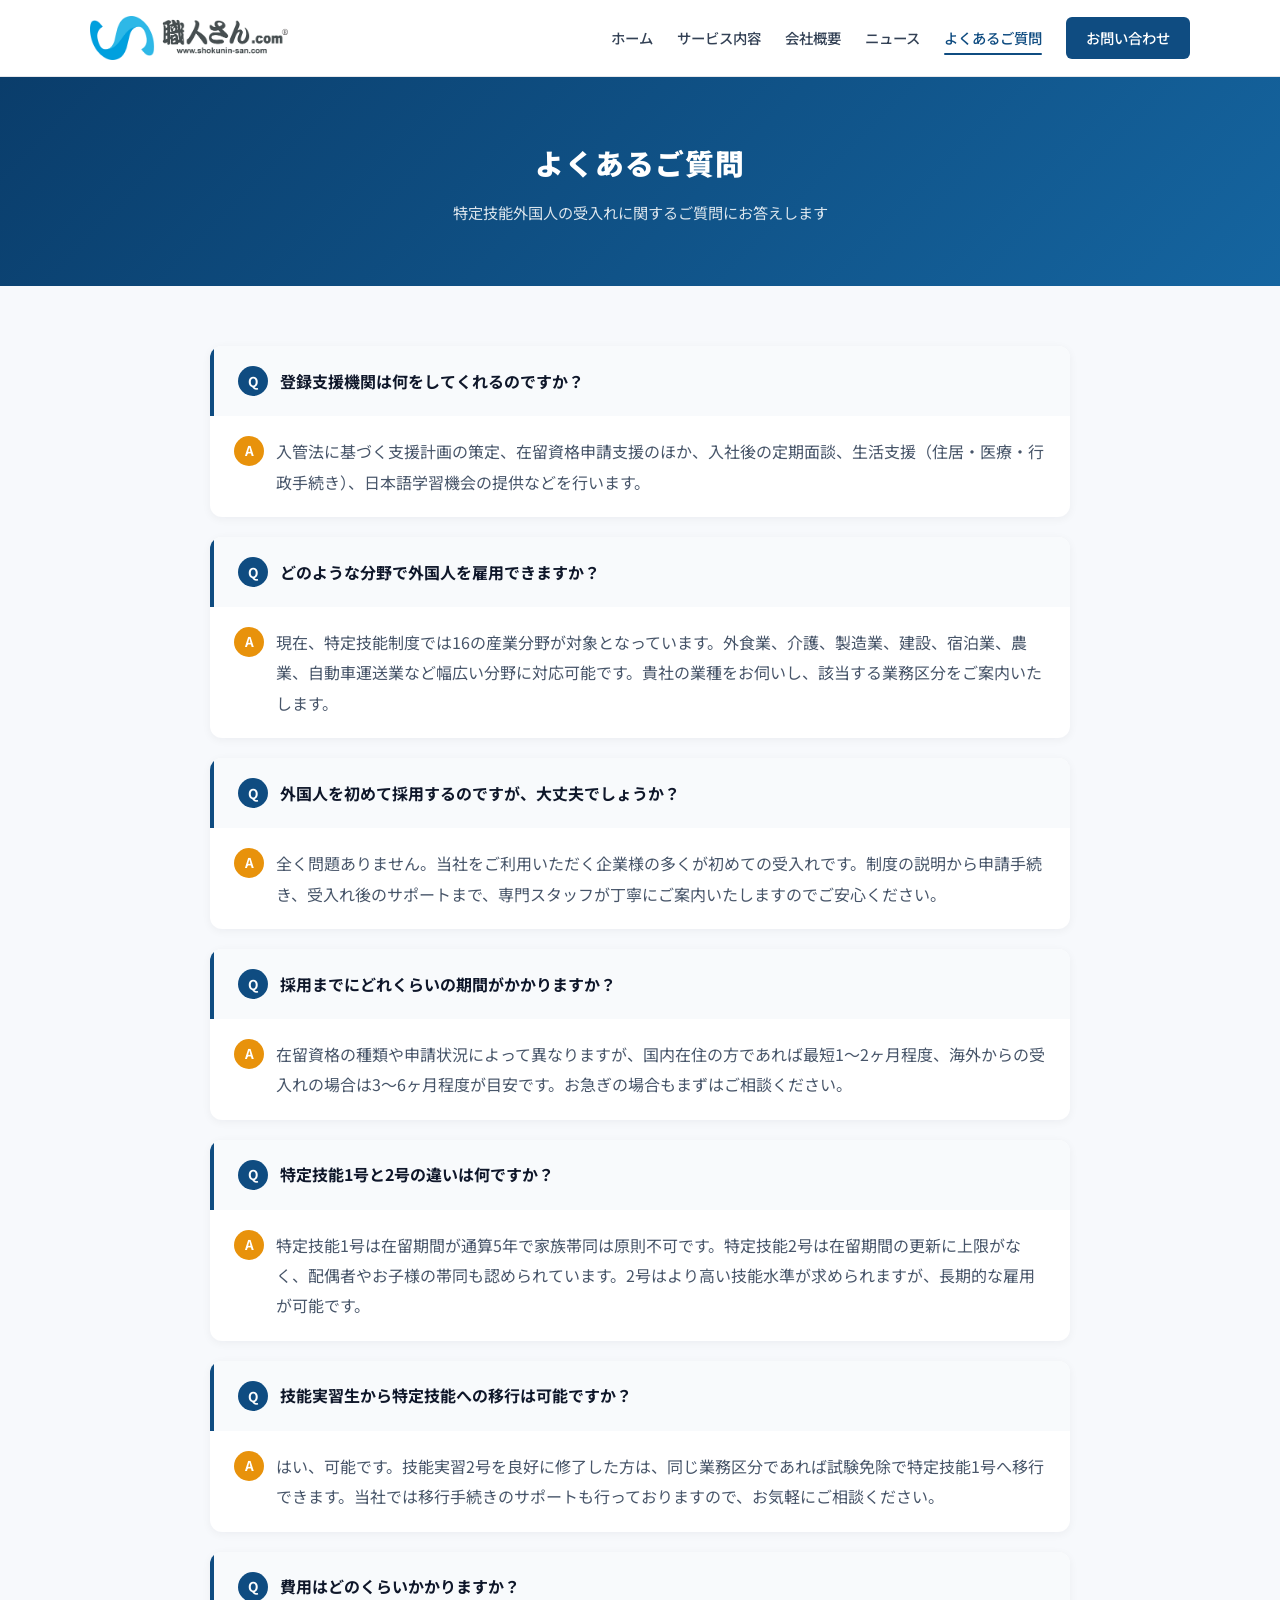
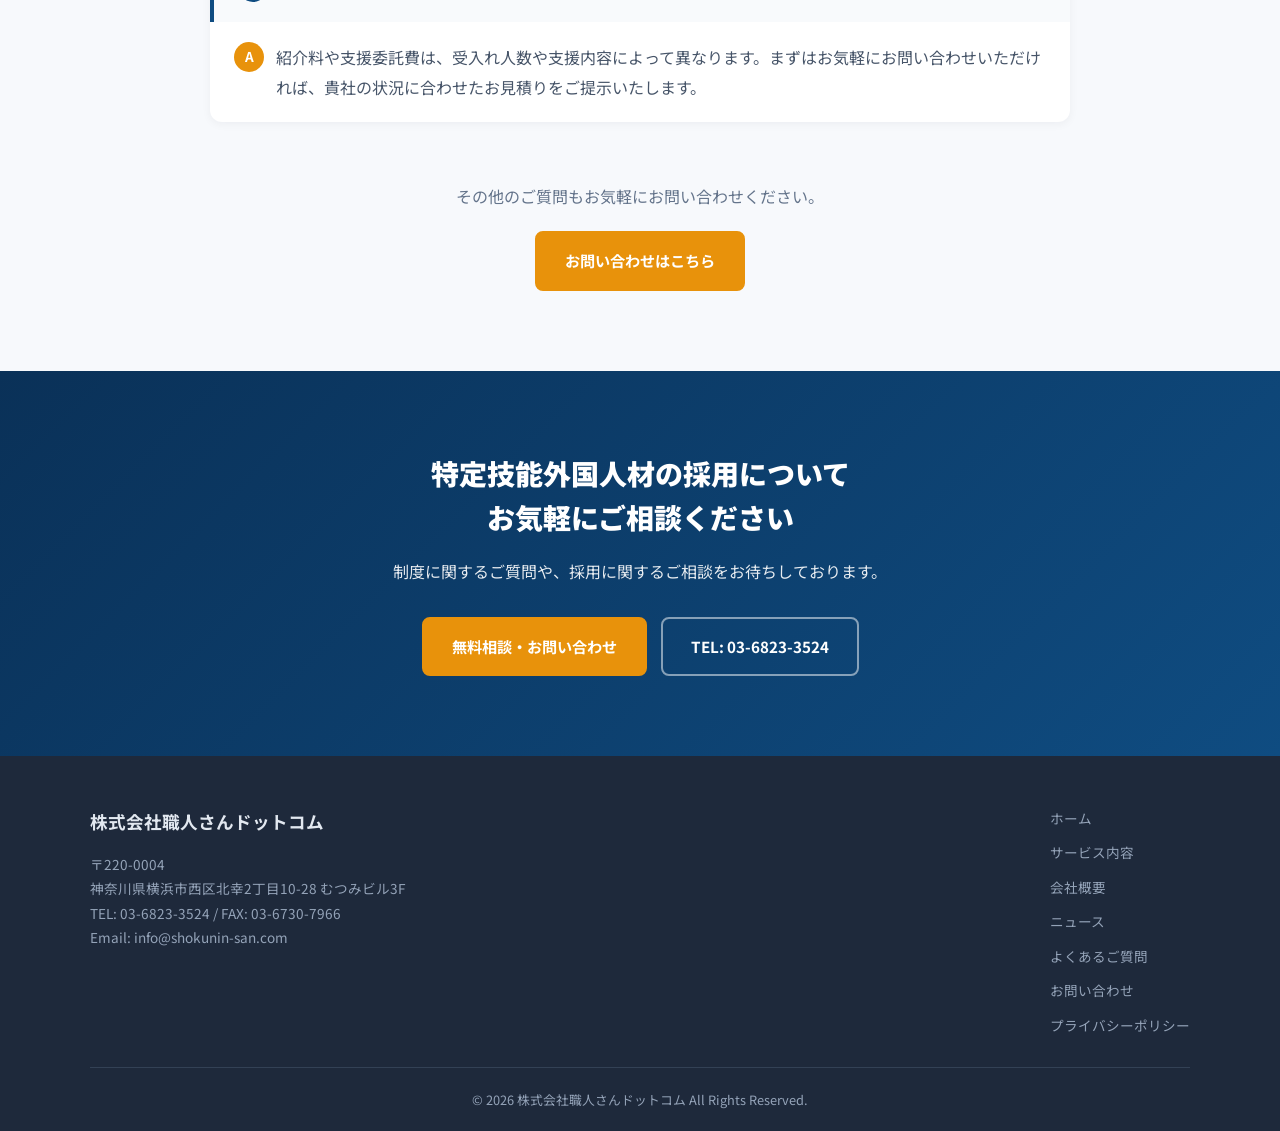
<file: qa.html>
<!DOCTYPE html>
<html lang="ja">
<head>
  <meta charset="UTF-8">
  <meta name="viewport" content="width=device-width, initial-scale=1.0">
  <title>よくあるご質問 | 株式会社職人さんドットコム</title>
  <meta name="description" content="特定技能外国人の受入れや支援に関する、よくいただくご質問をまとめています。">
  <link rel="canonical" href="https://shokunin-san-com.vercel.app/qa.html">
  <meta property="og:title" content="よくあるご質問 | 株式会社職人さんドットコム">
  <meta property="og:description" content="特定技能外国人の受入れや支援に関するよくいただくご質問をまとめています。">
  <meta property="og:type" content="website">
  <meta property="og:url" content="https://shokunin-san-com.vercel.app/qa.html">
  <meta property="og:site_name" content="株式会社職人さんドットコム">
  <meta property="og:locale" content="ja_JP">
  <meta name="twitter:card" content="summary_large_image">
  <meta name="twitter:title" content="よくあるご質問 | 株式会社職人さんドットコム">
  <meta name="twitter:description" content="特定技能外国人の受入れや支援に関するよくいただくご質問をまとめています。">
  <meta name="twitter:image" content="https://shokunin-san-com.vercel.app/images/ogp.jpg">
  <meta property="og:image" content="https://shokunin-san-com.vercel.app/images/ogp.jpg">
  <meta property="og:image:width" content="1200">
  <meta property="og:image:height" content="630">
  <link rel="icon" type="image/png" sizes="32x32" href="images/favicon-32.png">
  <link rel="icon" type="image/png" sizes="192x192" href="images/favicon-192.png">
  <link rel="apple-touch-icon" sizes="180x180" href="images/apple-touch-icon.png">
  <link rel="preconnect" href="https://fonts.googleapis.com">
  <link rel="preconnect" href="https://fonts.gstatic.com" crossorigin>
  <link href="https://fonts.googleapis.com/css2?family=Noto+Sans+JP:wght@400;500;700;900&display=swap" rel="stylesheet">
  <link rel="stylesheet" href="style.css">
  <script type="application/ld+json">
  {
    "@context": "https://schema.org",
    "@type": "BreadcrumbList",
    "itemListElement": [
      {"@type": "ListItem", "position": 1, "name": "ホーム", "item": "https://shokunin-san-com.vercel.app/"},
      {"@type": "ListItem", "position": 2, "name": "よくあるご質問", "item": "https://shokunin-san-com.vercel.app/qa.html"}
    ]
  }
  </script>
  <script type="application/ld+json">
  {
    "@context": "https://schema.org",
    "@type": "FAQPage",
    "mainEntity": [
      {
        "@type": "Question",
        "name": "登録支援機関は何をしてくれるのですか？",
        "acceptedAnswer": {
          "@type": "Answer",
          "text": "入管法に基づく支援計画の策定、在留資格申請支援のほか、入社後の定期面談、生活支援（住居・医療・行政手続き）、日本語学習機会の提供などを行います。"
        }
      },
      {
        "@type": "Question",
        "name": "どのような分野で外国人を雇用できますか？",
        "acceptedAnswer": {
          "@type": "Answer",
          "text": "現在、特定技能制度では16の産業分野が対象となっています。外食業、介護、製造業、建設、宿泊業、農業、自動車運送業など幅広い分野に対応可能です。"
        }
      },
      {
        "@type": "Question",
        "name": "外国人を初めて採用するのですが、大丈夫でしょうか？",
        "acceptedAnswer": {
          "@type": "Answer",
          "text": "全く問題ありません。当社をご利用いただく企業様の多くが初めての受入れです。制度の説明から申請手続き、受入れ後のサポートまで、専門スタッフが丁寧にご案内いたします。"
        }
      },
      {
        "@type": "Question",
        "name": "採用までにどれくらいの期間がかかりますか？",
        "acceptedAnswer": {
          "@type": "Answer",
          "text": "国内在住の方であれば最短1〜2ヶ月程度、海外からの受入れの場合は3〜6ヶ月程度が目安です。"
        }
      },
      {
        "@type": "Question",
        "name": "特定技能1号と2号の違いは何ですか？",
        "acceptedAnswer": {
          "@type": "Answer",
          "text": "特定技能1号は在留期間が通算5年で家族帯同は原則不可です。特定技能2号は在留期間の更新に上限がなく、配偶者やお子様の帯同も認められています。"
        }
      },
      {
        "@type": "Question",
        "name": "技能実習生から特定技能への移行は可能ですか？",
        "acceptedAnswer": {
          "@type": "Answer",
          "text": "はい、可能です。技能実習2号を良好に修了した方は、同じ業務区分であれば試験免除で特定技能1号へ移行できます。"
        }
      },
      {
        "@type": "Question",
        "name": "費用はどのくらいかかりますか？",
        "acceptedAnswer": {
          "@type": "Answer",
          "text": "紹介料や支援委託費は、受入れ人数や支援内容によって異なります。まずはお気軽にお問い合わせいただければ、貴社の状況に合わせたお見積りをご提示いたします。"
        }
      }
    ]
  }
  </script>
</head>
<body>

  <header class="header">
    <div class="container header-inner">
      <a href="index.html" class="logo">
        <img src="images/logo.png" alt="株式会社職人さんドットコム">
      </a>
      <button class="hamburger" id="hamburger" aria-label="メニューを開く">
        <span></span><span></span><span></span>
      </button>
      <nav class="nav" id="nav">
        <a href="index.html">ホーム</a>
        <a href="service.html">サービス内容</a>
        <a href="company.html">会社概要</a>
        <a href="topics.html">ニュース</a>
        <a href="qa.html" class="nav-active">よくあるご質問</a>
        <a href="contact.html" class="nav-contact">お問い合わせ</a>
      </nav>
    </div>
  </header>
  <div class="nav-overlay" id="navOverlay"></div>

  <section class="page-header">
    <div class="container">
      <h1>よくあるご質問</h1>
      <p>特定技能外国人の受入れに関するご質問にお答えします</p>
    </div>
  </section>

  <section class="content">
    <div class="container content-inner">

      <div class="faq-item">
        <div class="faq-q">登録支援機関は何をしてくれるのですか？</div>
        <div class="faq-a">入管法に基づく支援計画の策定、在留資格申請支援のほか、入社後の定期面談、生活支援（住居・医療・行政手続き）、日本語学習機会の提供などを行います。</div>
      </div>

      <div class="faq-item">
        <div class="faq-q">どのような分野で外国人を雇用できますか？</div>
        <div class="faq-a">現在、特定技能制度では16の産業分野が対象となっています。外食業、介護、製造業、建設、宿泊業、農業、自動車運送業など幅広い分野に対応可能です。貴社の業種をお伺いし、該当する業務区分をご案内いたします。</div>
      </div>

      <div class="faq-item">
        <div class="faq-q">外国人を初めて採用するのですが、大丈夫でしょうか？</div>
        <div class="faq-a">全く問題ありません。当社をご利用いただく企業様の多くが初めての受入れです。制度の説明から申請手続き、受入れ後のサポートまで、専門スタッフが丁寧にご案内いたしますのでご安心ください。</div>
      </div>

      <div class="faq-item">
        <div class="faq-q">採用までにどれくらいの期間がかかりますか？</div>
        <div class="faq-a">在留資格の種類や申請状況によって異なりますが、国内在住の方であれば最短1〜2ヶ月程度、海外からの受入れの場合は3〜6ヶ月程度が目安です。お急ぎの場合もまずはご相談ください。</div>
      </div>

      <div class="faq-item">
        <div class="faq-q">特定技能1号と2号の違いは何ですか？</div>
        <div class="faq-a">特定技能1号は在留期間が通算5年で家族帯同は原則不可です。特定技能2号は在留期間の更新に上限がなく、配偶者やお子様の帯同も認められています。2号はより高い技能水準が求められますが、長期的な雇用が可能です。</div>
      </div>

      <div class="faq-item">
        <div class="faq-q">技能実習生から特定技能への移行は可能ですか？</div>
        <div class="faq-a">はい、可能です。技能実習2号を良好に修了した方は、同じ業務区分であれば試験免除で特定技能1号へ移行できます。当社では移行手続きのサポートも行っておりますので、お気軽にご相談ください。</div>
      </div>

      <div class="faq-item">
        <div class="faq-q">費用はどのくらいかかりますか？</div>
        <div class="faq-a">紹介料や支援委託費は、受入れ人数や支援内容によって異なります。まずはお気軽にお問い合わせいただければ、貴社の状況に合わせたお見積りをご提示いたします。</div>
      </div>

      <div class="center mt-60">
        <p style="color:#64748b; margin-bottom:20px;">その他のご質問もお気軽にお問い合わせください。</p>
        <a href="contact.html" class="btn btn-accent">お問い合わせはこちら</a>
      </div>

    </div>
  </section>

  <section class="cta">
    <div class="container">
      <h2>特定技能外国人材の採用について<br>お気軽にご相談ください</h2>
      <p>制度に関するご質問や、採用に関するご相談をお待ちしております。</p>
      <div class="cta-btns">
        <a href="contact.html" class="btn btn-accent">無料相談・お問い合わせ</a>
        <a href="tel:0368233524" class="btn btn-white-outline">TEL: 03-6823-3524</a>
      </div>
    </div>
  </section>

  <footer class="footer">
    <div class="container">
      <div class="footer-grid">
        <div class="footer-info">
          <div class="footer-logo">株式会社職人さんドットコム</div>
          <p>〒220-0004<br>神奈川県横浜市西区北幸2丁目10-28 むつみビル3F</p>
          <p>TEL: 03-6823-3524 / FAX: 03-6730-7966</p>
          <p>Email: info@shokunin-san.com</p>
        </div>
        <div class="footer-nav">
          <a href="index.html">ホーム</a>
          <a href="service.html">サービス内容</a>
          <a href="company.html">会社概要</a>
          <a href="topics.html">ニュース</a>
          <a href="qa.html">よくあるご質問</a>
          <a href="contact.html">お問い合わせ</a>
          <a href="privacy.html">プライバシーポリシー</a>
        </div>
      </div>
      <div class="footer-bottom">
        <p>&copy; 2026 株式会社職人さんドットコム All Rights Reserved.</p>
      </div>
    </div>
  </footer>

  <script>
    const hamburger = document.getElementById('hamburger');
    const nav = document.getElementById('nav');
    const overlay = document.getElementById('navOverlay');
    function closeNav() {
      hamburger.classList.remove('active');
      nav.classList.remove('open');
      overlay.classList.remove('active');
      document.body.style.overflow = '';
    }
    hamburger.addEventListener('click', () => {
      const isOpen = nav.classList.toggle('open');
      hamburger.classList.toggle('active');
      overlay.classList.toggle('active');
      document.body.style.overflow = isOpen ? 'hidden' : '';
    });
    overlay.addEventListener('click', closeNav);
    nav.querySelectorAll('a').forEach(a => a.addEventListener('click', closeNav));
  </script>

</body>
</html>
</file>
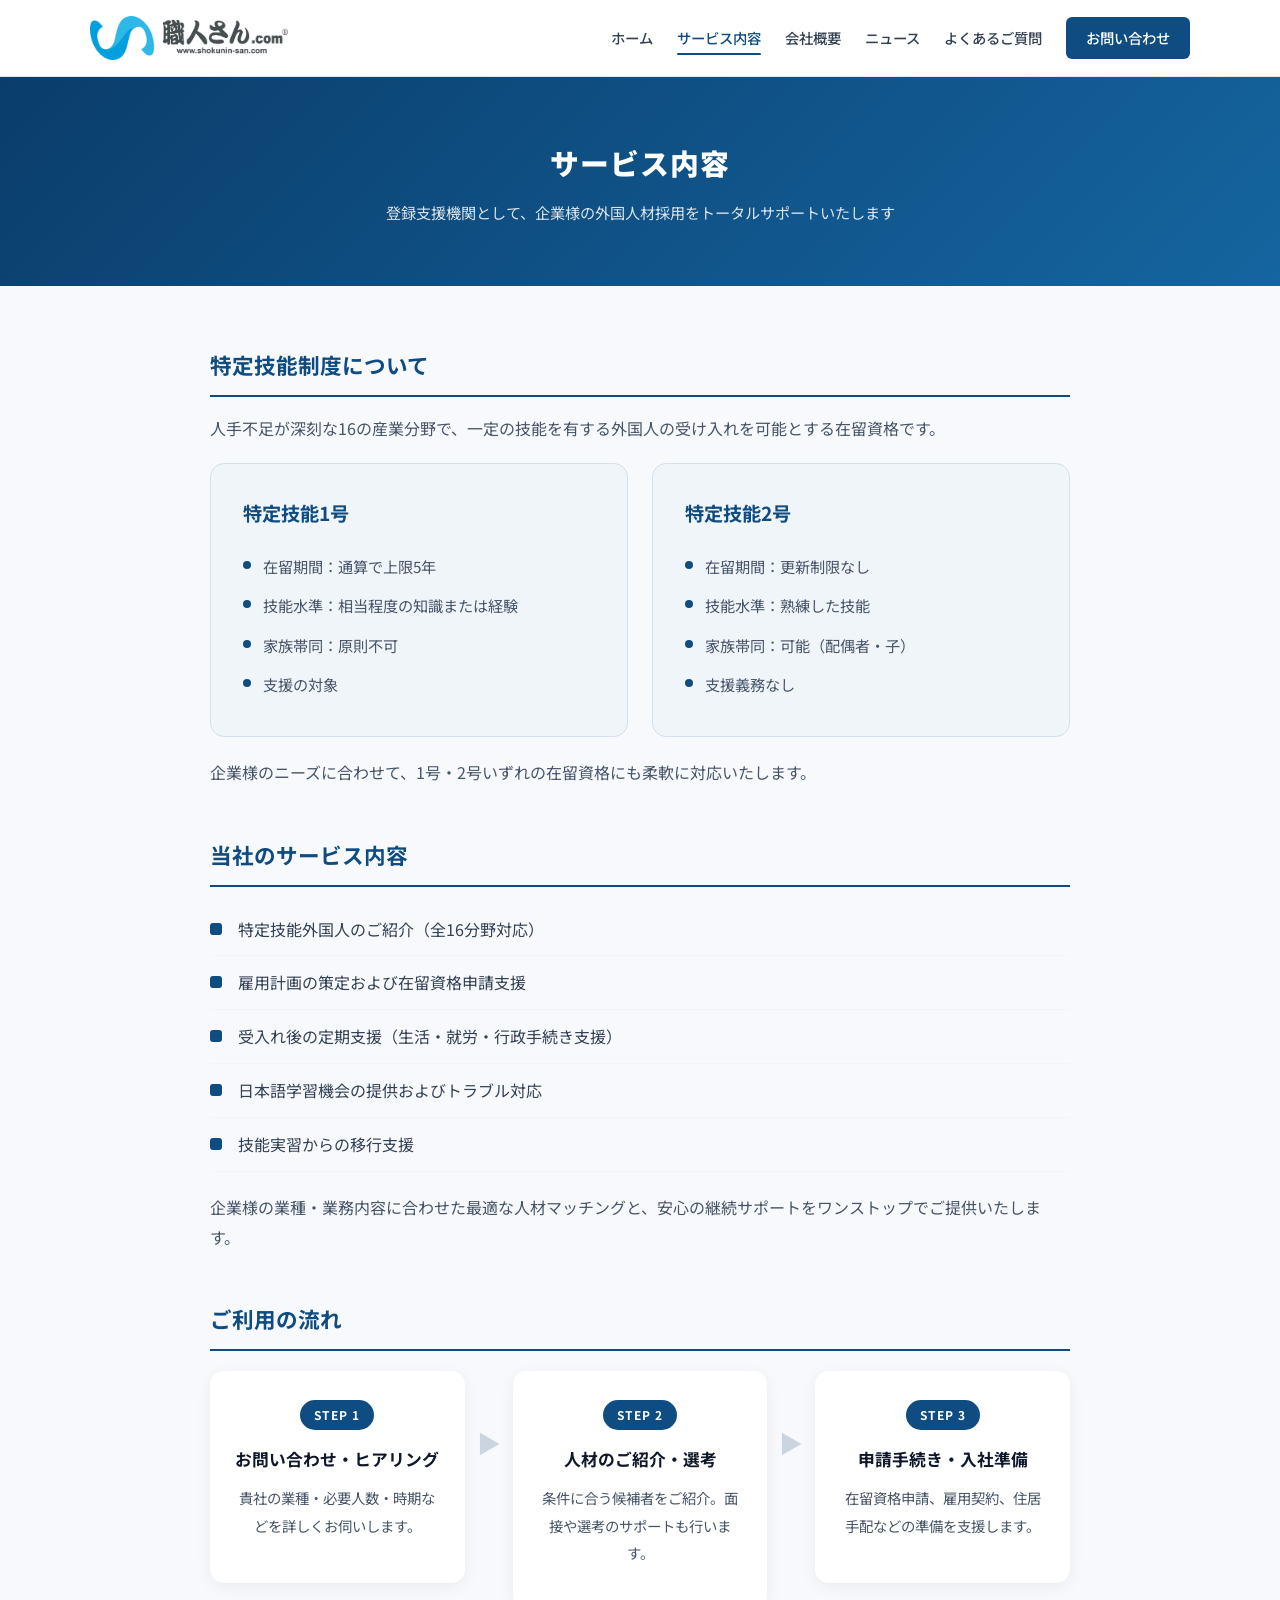
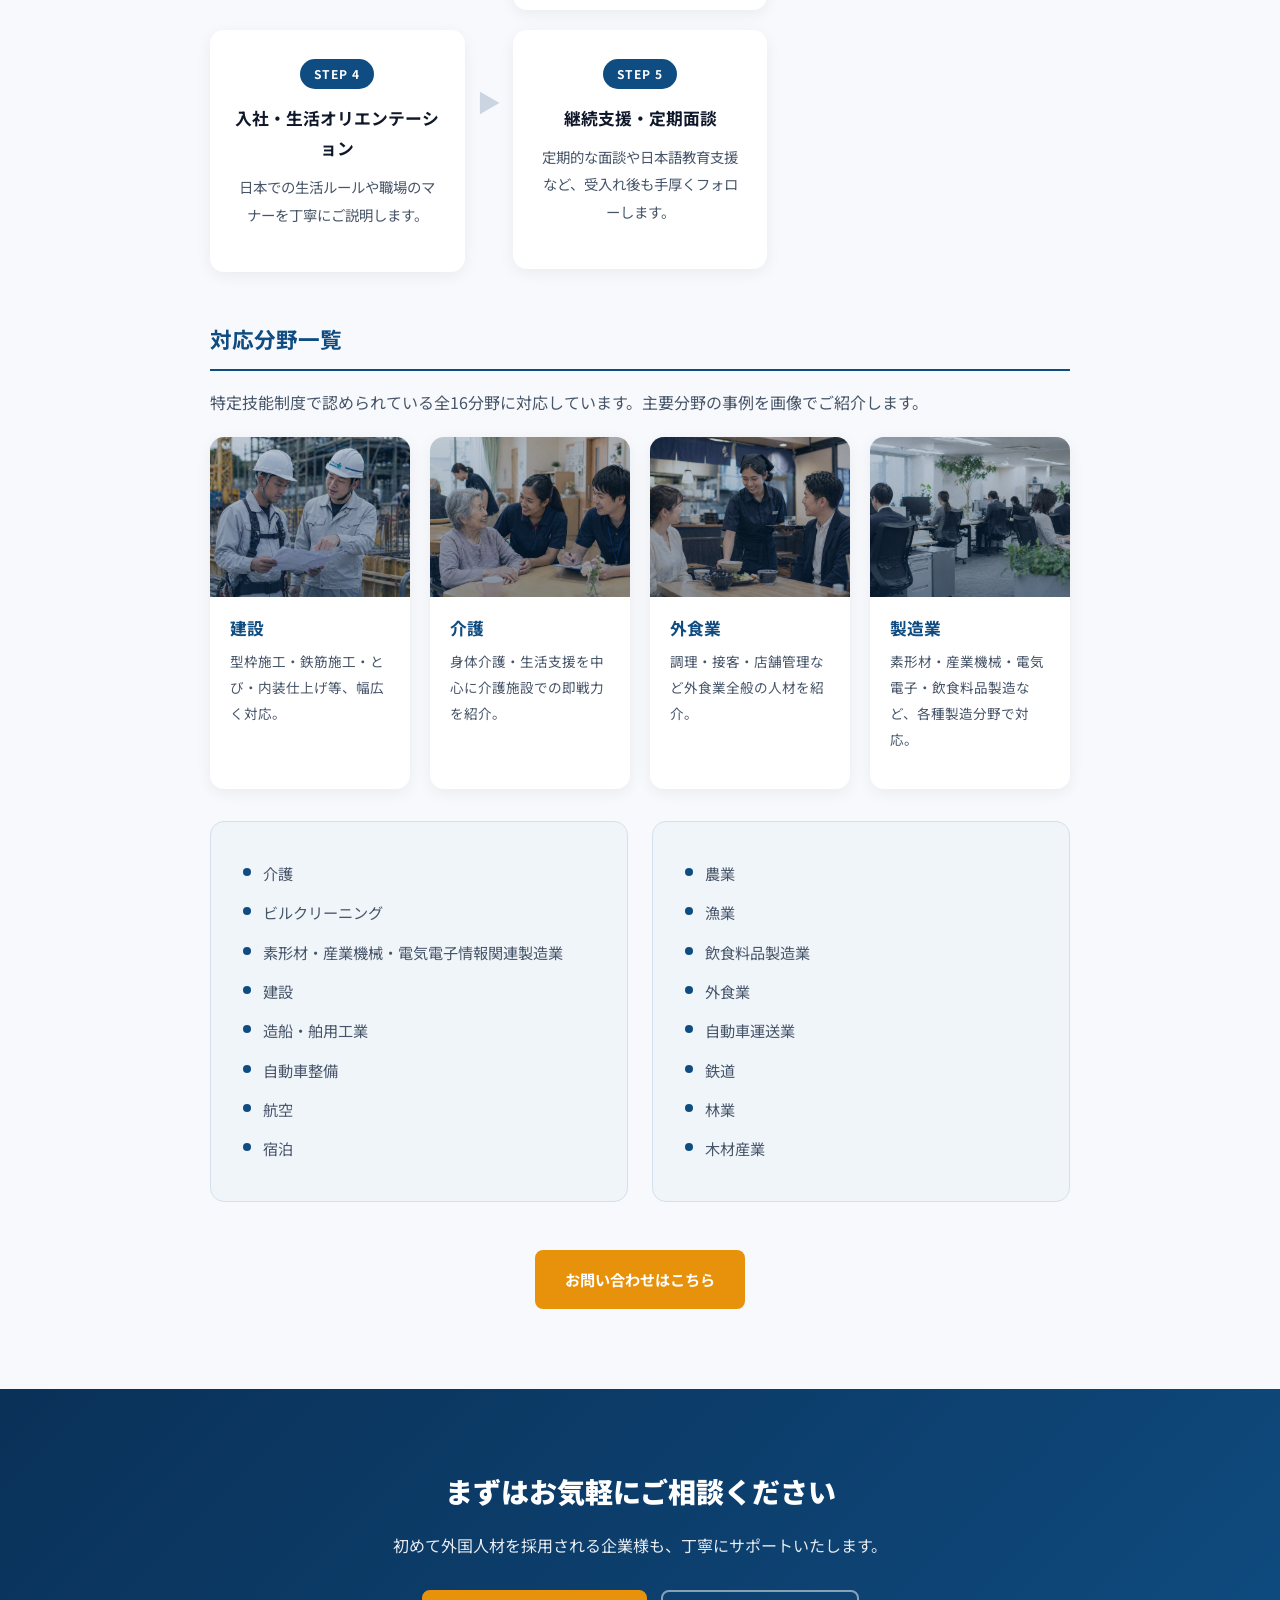
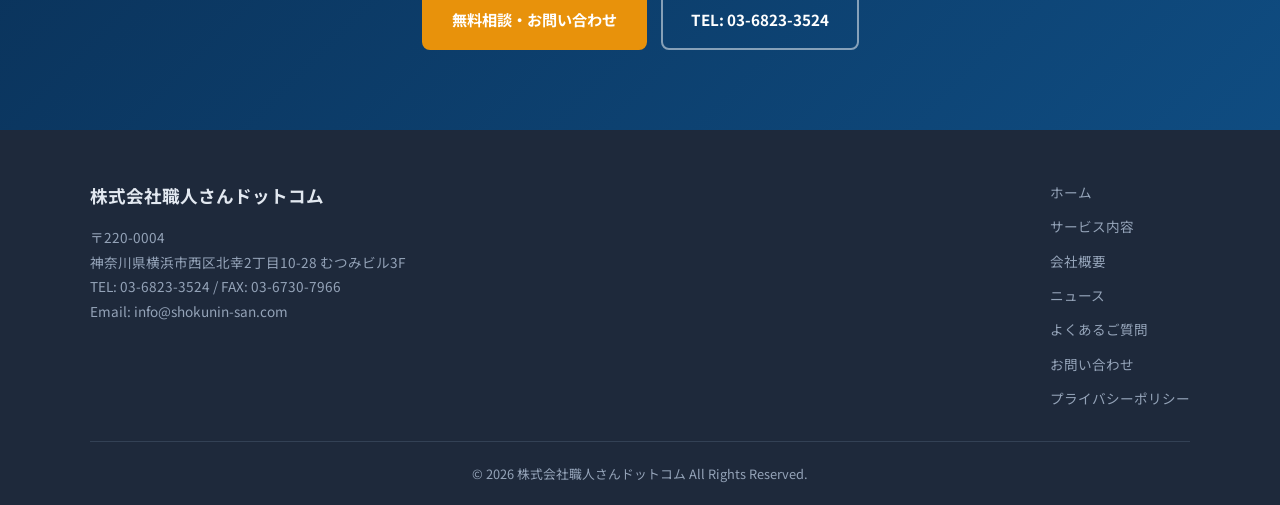
<file: service.html>
<!DOCTYPE html>
<html lang="ja">
<head>
  <meta charset="UTF-8">
  <meta name="viewport" content="width=device-width, initial-scale=1.0">
  <title>サービス内容 | 株式会社職人さんドットコム</title>
  <meta name="description" content="特定技能外国人材のご紹介から在留資格申請支援、受入れ後の継続サポートまで、ワンストップでご提供いたします。">
  <link rel="canonical" href="https://shokunin-san-com.vercel.app/service.html">
  <meta property="og:title" content="サービス内容 | 株式会社職人さんドットコム">
  <meta property="og:description" content="特定技能外国人材のご紹介から在留資格申請支援、受入れ後の継続サポートまでワンストップで提供。">
  <meta property="og:type" content="website">
  <meta property="og:url" content="https://shokunin-san-com.vercel.app/service.html">
  <meta property="og:site_name" content="株式会社職人さんドットコム">
  <meta property="og:locale" content="ja_JP">
  <meta name="twitter:card" content="summary">
  <meta name="twitter:title" content="サービス内容 | 株式会社職人さんドットコム">
  <meta name="twitter:description" content="特定技能外国人材のご紹介から在留資格申請支援、受入れ後の継続サポートまでワンストップで提供。">
  <meta name="twitter:card" content="summary_large_image">
  <meta name="twitter:image" content="https://shokunin-san-com.vercel.app/images/ogp.jpg">
  <meta property="og:image" content="https://shokunin-san-com.vercel.app/images/ogp.jpg">
  <meta property="og:image:width" content="1200">
  <meta property="og:image:height" content="630">
  <link rel="icon" type="image/png" sizes="32x32" href="images/favicon-32.png">
  <link rel="icon" type="image/png" sizes="192x192" href="images/favicon-192.png">
  <link rel="apple-touch-icon" sizes="180x180" href="images/apple-touch-icon.png">
  <link rel="preconnect" href="https://fonts.googleapis.com">
  <link rel="preconnect" href="https://fonts.gstatic.com" crossorigin>
  <link href="https://fonts.googleapis.com/css2?family=Noto+Sans+JP:wght@400;500;700;900&display=swap" rel="stylesheet">
  <link rel="stylesheet" href="style.css">
  <script type="application/ld+json">
  {
    "@context": "https://schema.org",
    "@type": "Service",
    "serviceType": "特定技能外国人材 紹介・受入れ支援",
    "provider": {
      "@type": "Organization",
      "name": "株式会社職人さんドットコム",
      "url": "https://shokunin-san-com.vercel.app"
    },
    "areaServed": "JP",
    "description": "特定技能外国人材のご紹介から在留資格申請支援、受入れ後の継続サポートまでワンストップで提供。全16分野対応。",
    "serviceOutput": "登録支援機関による特定技能外国人材の紹介・支援"
  }
  </script>
  <script type="application/ld+json">
  {
    "@context": "https://schema.org",
    "@type": "BreadcrumbList",
    "itemListElement": [
      {"@type": "ListItem", "position": 1, "name": "ホーム", "item": "https://shokunin-san-com.vercel.app/"},
      {"@type": "ListItem", "position": 2, "name": "サービス内容", "item": "https://shokunin-san-com.vercel.app/service.html"}
    ]
  }
  </script>
</head>
<body>

  <header class="header">
    <div class="container header-inner">
      <a href="index.html" class="logo">
        <img src="images/logo.png" alt="株式会社職人さんドットコム">
      </a>
      <button class="hamburger" id="hamburger" aria-label="メニューを開く">
        <span></span><span></span><span></span>
      </button>
      <nav class="nav" id="nav">
        <a href="index.html">ホーム</a>
        <a href="service.html" class="nav-active">サービス内容</a>
        <a href="company.html">会社概要</a>
        <a href="topics.html">ニュース</a>
        <a href="qa.html">よくあるご質問</a>
        <a href="contact.html" class="nav-contact">お問い合わせ</a>
      </nav>
    </div>
  </header>
  <div class="nav-overlay" id="navOverlay"></div>

  <section class="page-header">
    <div class="container">
      <h1>サービス内容</h1>
      <p>登録支援機関として、企業様の外国人材採用をトータルサポートいたします</p>
    </div>
  </section>

  <section class="content">
    <div class="container content-inner">

      <div class="service-block" id="sss">
        <h2>特定技能制度について</h2>
        <p>人手不足が深刻な16の産業分野で、一定の技能を有する外国人の受け入れを可能とする在留資格です。</p>

        <div class="system-grid mt-20">
          <div class="system-card">
            <h3>特定技能1号</h3>
            <ul>
              <li>在留期間：通算で上限5年</li>
              <li>技能水準：相当程度の知識または経験</li>
              <li>家族帯同：原則不可</li>
              <li>支援の対象</li>
            </ul>
          </div>
          <div class="system-card">
            <h3>特定技能2号</h3>
            <ul>
              <li>在留期間：更新制限なし</li>
              <li>技能水準：熟練した技能</li>
              <li>家族帯同：可能（配偶者・子）</li>
              <li>支援義務なし</li>
            </ul>
          </div>
        </div>
        <p class="mt-20">企業様のニーズに合わせて、1号・2号いずれの在留資格にも柔軟に対応いたします。</p>
      </div>

      <div class="service-block">
        <h2>当社のサービス内容</h2>
        <ul class="service-list">
          <li>特定技能外国人のご紹介（全16分野対応）</li>
          <li>雇用計画の策定および在留資格申請支援</li>
          <li>受入れ後の定期支援（生活・就労・行政手続き支援）</li>
          <li>日本語学習機会の提供およびトラブル対応</li>
          <li>技能実習からの移行支援</li>
        </ul>
        <p class="mt-20">企業様の業種・業務内容に合わせた最適な人材マッチングと、安心の継続サポートをワンストップでご提供いたします。</p>
      </div>

      <div class="service-block">
        <h2>ご利用の流れ</h2>
        <div class="service-flow mt-20">
          <div class="flow-step">
            <div class="flow-num">STEP 1</div>
            <h3>お問い合わせ・ヒアリング</h3>
            <p>貴社の業種・必要人数・時期などを詳しくお伺いします。</p>
          </div>
          <div class="flow-arrow"></div>
          <div class="flow-step">
            <div class="flow-num">STEP 2</div>
            <h3>人材のご紹介・選考</h3>
            <p>条件に合う候補者をご紹介。面接や選考のサポートも行います。</p>
          </div>
          <div class="flow-arrow"></div>
          <div class="flow-step">
            <div class="flow-num">STEP 3</div>
            <h3>申請手続き・入社準備</h3>
            <p>在留資格申請、雇用契約、住居手配などの準備を支援します。</p>
          </div>
        </div>
        <div class="service-flow mt-20">
          <div class="flow-step">
            <div class="flow-num">STEP 4</div>
            <h3>入社・生活オリエンテーション</h3>
            <p>日本での生活ルールや職場のマナーを丁寧にご説明します。</p>
          </div>
          <div class="flow-arrow"></div>
          <div class="flow-step">
            <div class="flow-num">STEP 5</div>
            <h3>継続支援・定期面談</h3>
            <p>定期的な面談や日本語教育支援など、受入れ後も手厚くフォローします。</p>
          </div>
          <div class="flow-arrow" style="visibility:hidden;"></div>
          <div class="flow-step" style="visibility:hidden;"></div>
        </div>
      </div>

      <div class="service-block">
        <h2>対応分野一覧</h2>
        <p>特定技能制度で認められている全16分野に対応しています。主要分野の事例を画像でご紹介します。</p>
        <div class="industry-grid mt-20">
          <div class="industry-card">
            <div class="industry-image"><img src="images/industry-construction.png" alt="建設現場で図面を確認する作業員"></div>
            <div class="industry-body">
              <h3>建設</h3>
              <p>型枠施工・鉄筋施工・とび・内装仕上げ等、幅広く対応。</p>
            </div>
          </div>
          <div class="industry-card">
            <div class="industry-image"><img src="images/industry-care.png" alt="介護施設で高齢者と会話する介護士"></div>
            <div class="industry-body">
              <h3>介護</h3>
              <p>身体介護・生活支援を中心に介護施設での即戦力を紹介。</p>
            </div>
          </div>
          <div class="industry-card">
            <div class="industry-image"><img src="images/industry-service.png" alt="飲食店で料理を提供するスタッフ"></div>
            <div class="industry-body">
              <h3>外食業</h3>
              <p>調理・接客・店舗管理など外食業全般の人材を紹介。</p>
            </div>
          </div>
          <div class="industry-card">
            <div class="industry-image"><img src="images/office.png" alt="製造現場のイメージ"></div>
            <div class="industry-body">
              <h3>製造業</h3>
              <p>素形材・産業機械・電気電子・飲食料品製造など、各種製造分野で対応。</p>
            </div>
          </div>
        </div>
        <div class="system-grid mt-20">
          <div class="system-card">
            <ul>
              <li>介護</li>
              <li>ビルクリーニング</li>
              <li>素形材・産業機械・電気電子情報関連製造業</li>
              <li>建設</li>
              <li>造船・舶用工業</li>
              <li>自動車整備</li>
              <li>航空</li>
              <li>宿泊</li>
            </ul>
          </div>
          <div class="system-card">
            <ul>
              <li>農業</li>
              <li>漁業</li>
              <li>飲食料品製造業</li>
              <li>外食業</li>
              <li>自動車運送業</li>
              <li>鉄道</li>
              <li>林業</li>
              <li>木材産業</li>
            </ul>
          </div>
        </div>
      </div>

      <div class="center mt-40">
        <a href="contact.html" class="btn btn-accent">お問い合わせはこちら</a>
      </div>
    </div>
  </section>

  <section class="cta">
    <div class="container">
      <h2>まずはお気軽にご相談ください</h2>
      <p>初めて外国人材を採用される企業様も、丁寧にサポートいたします。</p>
      <div class="cta-btns">
        <a href="contact.html" class="btn btn-accent">無料相談・お問い合わせ</a>
        <a href="tel:0368233524" class="btn btn-white-outline">TEL: 03-6823-3524</a>
      </div>
    </div>
  </section>

  <footer class="footer">
    <div class="container">
      <div class="footer-grid">
        <div class="footer-info">
          <div class="footer-logo">株式会社職人さんドットコム</div>
          <p>〒220-0004<br>神奈川県横浜市西区北幸2丁目10-28 むつみビル3F</p>
          <p>TEL: 03-6823-3524 / FAX: 03-6730-7966</p>
          <p>Email: info@shokunin-san.com</p>
        </div>
        <div class="footer-nav">
          <a href="index.html">ホーム</a>
          <a href="service.html">サービス内容</a>
          <a href="company.html">会社概要</a>
          <a href="topics.html">ニュース</a>
          <a href="qa.html">よくあるご質問</a>
          <a href="contact.html">お問い合わせ</a>
          <a href="privacy.html">プライバシーポリシー</a>
        </div>
      </div>
      <div class="footer-bottom">
        <p>&copy; 2026 株式会社職人さんドットコム All Rights Reserved.</p>
      </div>
    </div>
  </footer>

  <script>
    const hamburger = document.getElementById('hamburger');
    const nav = document.getElementById('nav');
    const overlay = document.getElementById('navOverlay');
    function closeNav() {
      hamburger.classList.remove('active');
      nav.classList.remove('open');
      overlay.classList.remove('active');
      document.body.style.overflow = '';
    }
    hamburger.addEventListener('click', () => {
      const isOpen = nav.classList.toggle('open');
      hamburger.classList.toggle('active');
      overlay.classList.toggle('active');
      document.body.style.overflow = isOpen ? 'hidden' : '';
    });
    overlay.addEventListener('click', closeNav);
    nav.querySelectorAll('a').forEach(a => a.addEventListener('click', closeNav));
  </script>

</body>
</html>
</file>
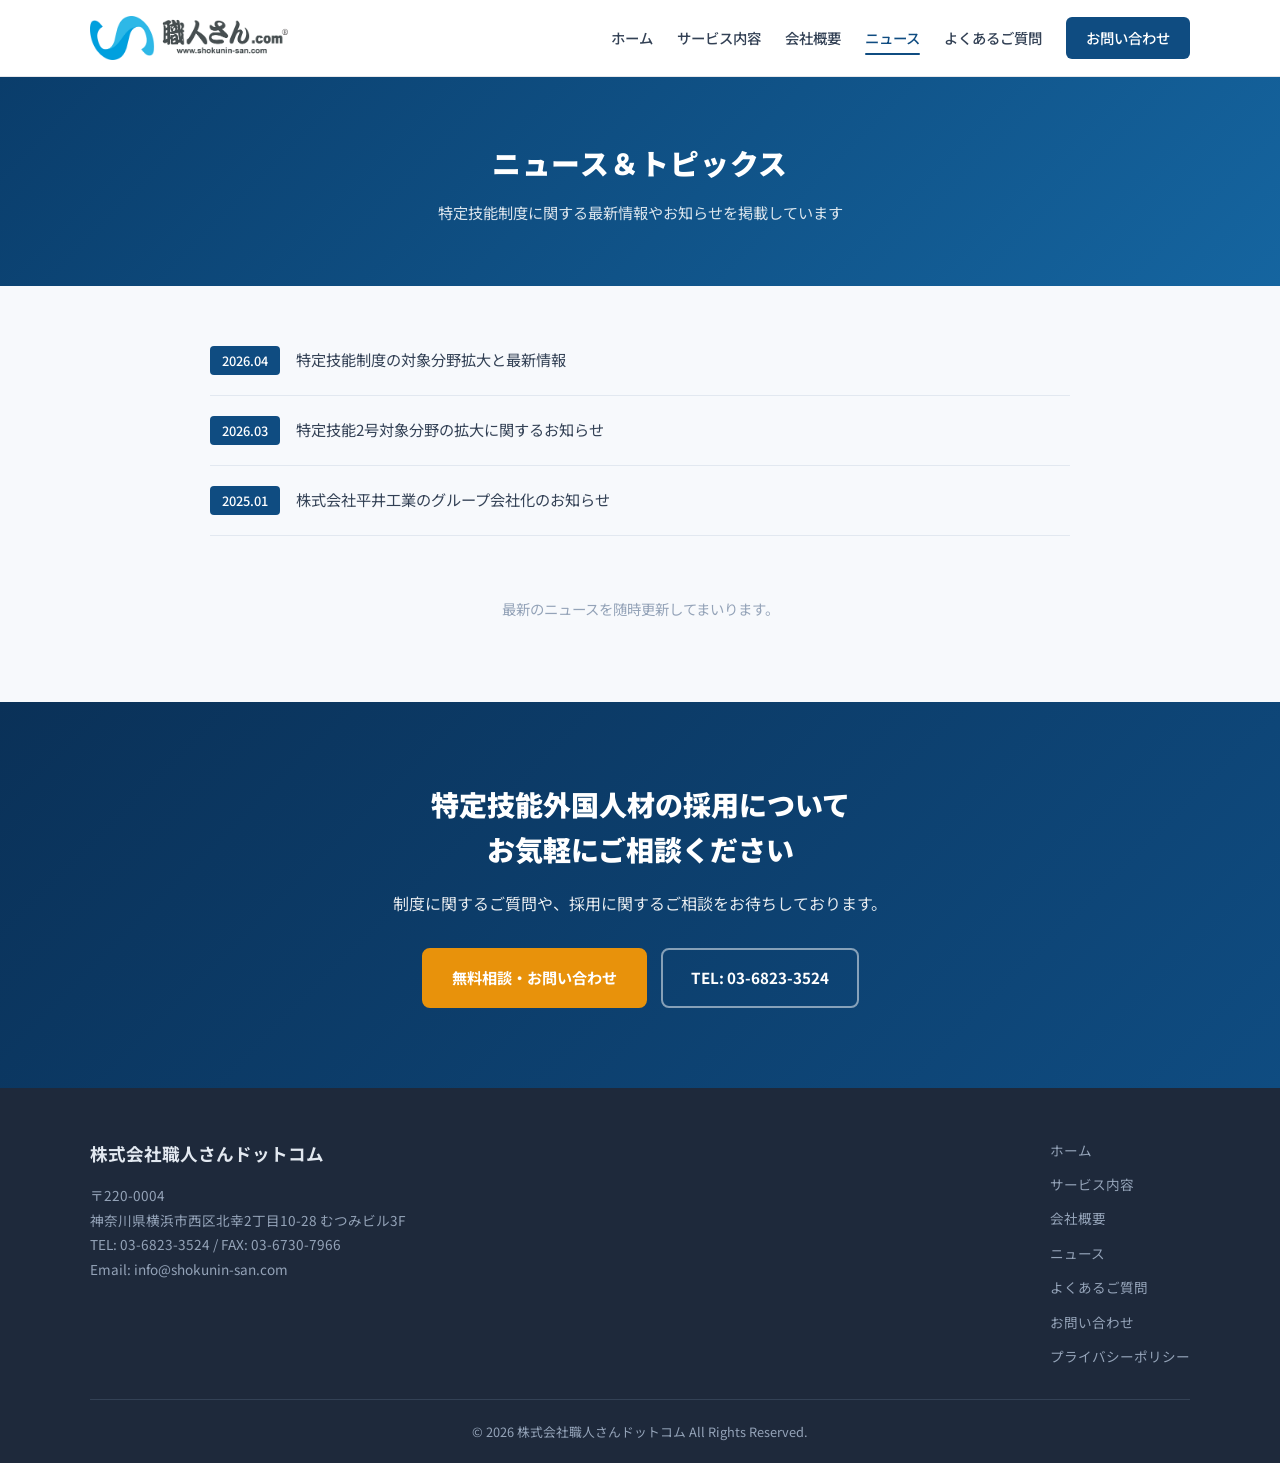
<file: topics.html>
<!DOCTYPE html>
<html lang="ja">
<head>
  <meta charset="UTF-8">
  <meta name="viewport" content="width=device-width, initial-scale=1.0">
  <title>ニュース＆トピックス | 株式会社職人さんドットコム</title>
  <meta name="description" content="特定技能制度の最新情報やお知らせを掲載しています。">
  <link rel="canonical" href="https://shokunin-san-com.vercel.app/topics.html">
  <meta property="og:title" content="ニュース＆トピックス | 株式会社職人さんドットコム">
  <meta property="og:description" content="特定技能制度の最新情報やお知らせを掲載しています。">
  <meta property="og:type" content="website">
  <meta property="og:url" content="https://shokunin-san-com.vercel.app/topics.html">
  <meta property="og:site_name" content="株式会社職人さんドットコム">
  <meta property="og:locale" content="ja_JP">
  <meta name="twitter:card" content="summary_large_image">
  <meta name="twitter:title" content="ニュース＆トピックス | 株式会社職人さんドットコム">
  <meta name="twitter:description" content="特定技能制度の最新情報やお知らせを掲載しています。">
  <meta name="twitter:image" content="https://shokunin-san-com.vercel.app/images/ogp.jpg">
  <meta property="og:image" content="https://shokunin-san-com.vercel.app/images/ogp.jpg">
  <meta property="og:image:width" content="1200">
  <meta property="og:image:height" content="630">
  <link rel="icon" type="image/png" sizes="32x32" href="images/favicon-32.png">
  <link rel="icon" type="image/png" sizes="192x192" href="images/favicon-192.png">
  <link rel="apple-touch-icon" sizes="180x180" href="images/apple-touch-icon.png">
  <link rel="preconnect" href="https://fonts.googleapis.com">
  <link rel="preconnect" href="https://fonts.gstatic.com" crossorigin>
  <link href="https://fonts.googleapis.com/css2?family=Noto+Sans+JP:wght@400;500;700;900&display=swap" rel="stylesheet">
  <link rel="stylesheet" href="style.css">
  <script type="application/ld+json">
  {
    "@context": "https://schema.org",
    "@type": "BreadcrumbList",
    "itemListElement": [
      {"@type": "ListItem", "position": 1, "name": "ホーム", "item": "https://shokunin-san-com.vercel.app/"},
      {"@type": "ListItem", "position": 2, "name": "ニュース＆トピックス", "item": "https://shokunin-san-com.vercel.app/topics.html"}
    ]
  }
  </script>
</head>
<body>

  <header class="header">
    <div class="container header-inner">
      <a href="index.html" class="logo">
        <img src="images/logo.png" alt="株式会社職人さんドットコム">
      </a>
      <button class="hamburger" id="hamburger" aria-label="メニューを開く">
        <span></span><span></span><span></span>
      </button>
      <nav class="nav" id="nav">
        <a href="index.html">ホーム</a>
        <a href="service.html">サービス内容</a>
        <a href="company.html">会社概要</a>
        <a href="topics.html" class="nav-active">ニュース</a>
        <a href="qa.html">よくあるご質問</a>
        <a href="contact.html" class="nav-contact">お問い合わせ</a>
      </nav>
    </div>
  </header>
  <div class="nav-overlay" id="navOverlay"></div>

  <section class="page-header">
    <div class="container">
      <h1>ニュース＆トピックス</h1>
      <p>特定技能制度に関する最新情報やお知らせを掲載しています</p>
    </div>
  </section>

  <section class="content">
    <div class="container content-inner">

      <ul class="topics-list">
        <li>
          <span class="topics-date">2026.04</span>
          <span class="topics-text">特定技能制度の対象分野拡大と最新情報</span>
        </li>
        <li>
          <span class="topics-date">2026.03</span>
          <span class="topics-text">特定技能2号対象分野の拡大に関するお知らせ</span>
        </li>
        <li>
          <span class="topics-date">2025.01</span>
          <span class="topics-text">株式会社平井工業のグループ会社化のお知らせ</span>
        </li>
      </ul>

      <p class="center mt-60" style="color:#94a3b8; font-size:0.9rem;">最新のニュースを随時更新してまいります。</p>

    </div>
  </section>

  <section class="cta">
    <div class="container">
      <h2>特定技能外国人材の採用について<br>お気軽にご相談ください</h2>
      <p>制度に関するご質問や、採用に関するご相談をお待ちしております。</p>
      <div class="cta-btns">
        <a href="contact.html" class="btn btn-accent">無料相談・お問い合わせ</a>
        <a href="tel:0368233524" class="btn btn-white-outline">TEL: 03-6823-3524</a>
      </div>
    </div>
  </section>

  <footer class="footer">
    <div class="container">
      <div class="footer-grid">
        <div class="footer-info">
          <div class="footer-logo">株式会社職人さんドットコム</div>
          <p>〒220-0004<br>神奈川県横浜市西区北幸2丁目10-28 むつみビル3F</p>
          <p>TEL: 03-6823-3524 / FAX: 03-6730-7966</p>
          <p>Email: info@shokunin-san.com</p>
        </div>
        <div class="footer-nav">
          <a href="index.html">ホーム</a>
          <a href="service.html">サービス内容</a>
          <a href="company.html">会社概要</a>
          <a href="topics.html">ニュース</a>
          <a href="qa.html">よくあるご質問</a>
          <a href="contact.html">お問い合わせ</a>
          <a href="privacy.html">プライバシーポリシー</a>
        </div>
      </div>
      <div class="footer-bottom">
        <p>&copy; 2026 株式会社職人さんドットコム All Rights Reserved.</p>
      </div>
    </div>
  </footer>

  <script>
    const hamburger = document.getElementById('hamburger');
    const nav = document.getElementById('nav');
    const overlay = document.getElementById('navOverlay');
    function closeNav() {
      hamburger.classList.remove('active');
      nav.classList.remove('open');
      overlay.classList.remove('active');
      document.body.style.overflow = '';
    }
    hamburger.addEventListener('click', () => {
      const isOpen = nav.classList.toggle('open');
      hamburger.classList.toggle('active');
      overlay.classList.toggle('active');
      document.body.style.overflow = isOpen ? 'hidden' : '';
    });
    overlay.addEventListener('click', closeNav);
    nav.querySelectorAll('a').forEach(a => a.addEventListener('click', closeNav));
  </script>

</body>
</html>
</file>
<file: style.css>
/* ============================================
   株式会社職人さんドットコム - 共通CSS
   ============================================ */

/* --- Reset & Base --- */
*,
*::before,
*::after {
  margin: 0;
  padding: 0;
  box-sizing: border-box;
}

html {
  scroll-behavior: smooth;
}

body {
  font-family: "Noto Sans JP", "Hiragino Kaku Gothic ProN", "Yu Gothic", "Meiryo", sans-serif;
  line-height: 1.8;
  color: #333;
  background: #f7f9fc;
  font-size: 16px;
}

a {
  text-decoration: none;
  color: inherit;
}

img {
  max-width: 100%;
  display: block;
}

ul, ol {
  list-style: none;
}

/* --- Utility --- */
.container {
  width: 90%;
  max-width: 1100px;
  margin: 0 auto;
}

.center { text-align: center; }
.mt-20 { margin-top: 20px; }
.mt-40 { margin-top: 40px; }
.mt-60 { margin-top: 60px; }
.bg-white { background: #ffffff; }

/* ============================================
   Header
   ============================================ */
.header {
  background: #ffffff;
  border-bottom: 1px solid #e5e7eb;
  position: sticky;
  top: 0;
  z-index: 1000;
}

.header-inner {
  display: flex;
  justify-content: space-between;
  align-items: center;
  padding: 16px 0;
}

.logo {
  display: inline-flex;
  align-items: center;
}

.logo img {
  height: 44px;
  width: auto;
  display: block;
}

@media (max-width: 480px) {
  .logo img {
    height: 36px;
  }
}

.nav {
  display: flex;
  align-items: center;
  gap: 24px;
}

.nav a {
  font-size: 0.9rem;
  font-weight: 500;
  color: #334155;
  transition: color 0.3s;
  position: relative;
}

.nav a:hover,
.nav a.nav-active {
  color: #0f4c81;
}

.nav a.nav-active::after {
  content: "";
  position: absolute;
  bottom: -4px;
  left: 0;
  right: 0;
  height: 2px;
  background: #0f4c81;
  border-radius: 1px;
}

.nav-contact {
  background: #0f4c81 !important;
  color: #fff !important;
  padding: 8px 20px;
  border-radius: 6px;
  transition: background 0.3s !important;
}

.nav-contact:hover {
  background: #0d3f6e !important;
}

.nav-contact.nav-active::after {
  display: none;
}

/* Hamburger */
.hamburger {
  display: none;
  flex-direction: column;
  gap: 5px;
  background: none;
  border: none;
  cursor: pointer;
  padding: 8px;
  z-index: 1001;
}

.hamburger span {
  display: block;
  width: 24px;
  height: 2px;
  background: #334155;
  transition: 0.3s;
  border-radius: 2px;
}

.hamburger.active span:nth-child(1) {
  transform: rotate(45deg) translate(5px, 5px);
}

.hamburger.active span:nth-child(2) {
  opacity: 0;
}

.hamburger.active span:nth-child(3) {
  transform: rotate(-45deg) translate(5px, -5px);
}

/* ============================================
   Hero
   ============================================ */
.hero {
  position: relative;
  background: linear-gradient(135deg, #0a3d6b 0%, #1565a0 50%, #1976b8 100%);
  color: white;
  padding: 100px 0;
  overflow: hidden;
}

.hero.hero-image-bg {
  background:
    linear-gradient(135deg, rgba(10, 49, 88, 0.82) 0%, rgba(15, 76, 129, 0.78) 50%, rgba(10, 61, 107, 0.85) 100%),
    url("images/hero.png") center/cover no-repeat;
}

.hero-overlay {
  position: absolute;
  inset: 0;
  background: url("data:image/svg+xml,%3Csvg width='60' height='60' viewBox='0 0 60 60' xmlns='http://www.w3.org/2000/svg'%3E%3Cg fill='none' fill-rule='evenodd'%3E%3Cg fill='%23ffffff' fill-opacity='0.03'%3E%3Cpath d='M36 34v-4h-2v4h-4v2h4v4h2v-4h4v-2h-4zm0-30V0h-2v4h-4v2h4v4h2V6h4V4h-4zM6 34v-4H4v4H0v2h4v4h2v-4h4v-2H6zM6 4V0H4v4H0v2h4v4h2V6h4V4H6z'/%3E%3C/g%3E%3C/g%3E%3C/svg%3E") repeat;
}

.hero-content {
  position: relative;
  max-width: 760px;
}

.hero-label {
  display: inline-block;
  background: rgba(255,255,255,0.15);
  border: 1px solid rgba(255,255,255,0.25);
  padding: 6px 18px;
  border-radius: 50px;
  font-size: 0.85rem;
  font-weight: 500;
  margin-bottom: 24px;
  letter-spacing: 0.05em;
}

.hero h1 {
  font-size: 2.4rem;
  font-weight: 900;
  line-height: 1.5;
  margin-bottom: 20px;
  letter-spacing: 0.02em;
}

.hero-text {
  font-size: 1.05rem;
  margin-bottom: 36px;
  opacity: 0.92;
  line-height: 1.9;
}

.hero-btns {
  display: flex;
  flex-wrap: wrap;
  gap: 14px;
}

/* ============================================
   Buttons
   ============================================ */
.btn {
  display: inline-block;
  padding: 14px 28px;
  border-radius: 8px;
  font-weight: 700;
  font-size: 0.95rem;
  transition: all 0.3s;
  border: 2px solid transparent;
  cursor: pointer;
  text-align: center;
}

.btn-accent {
  background: #e8920b;
  color: white;
  border-color: #e8920b;
}

.btn-accent:hover {
  background: #d07d08;
  border-color: #d07d08;
}

.btn-primary {
  background: #0f4c81;
  color: white;
  border-color: #0f4c81;
}

.btn-primary:hover {
  background: #0d3f6e;
  border-color: #0d3f6e;
}

.btn-white {
  background: white;
  color: #0f4c81;
}

.btn-white:hover {
  background: #e8edf3;
}

.btn-white-outline {
  background: transparent;
  color: white;
  border-color: rgba(255,255,255,0.5);
}

.btn-white-outline:hover {
  background: rgba(255,255,255,0.1);
  border-color: white;
}

/* ============================================
   Section
   ============================================ */
.section {
  padding: 80px 0;
}

/* セクション背景画像（薄い背景＋オーバーレイ） */
.has-bg {
  position: relative;
  background-size: cover;
  background-position: center;
  isolation: isolate;
}

.has-bg::before {
  content: "";
  position: absolute;
  inset: 0;
  z-index: -1;
}

.has-bg-trouble::before {
  background: rgba(255, 255, 255, 0.92);
}

.has-bg-system::before {
  background: rgba(240, 245, 250, 0.88);
}

.section-title {
  font-size: 1.75rem;
  font-weight: 900;
  color: #0f172a;
  margin-bottom: 16px;
  text-align: center;
  letter-spacing: 0.02em;
}

.section-lead {
  text-align: center;
  color: #64748b;
  max-width: 700px;
  margin: 0 auto 48px;
  line-height: 1.9;
}

/* ============================================
   Worry Cards (TOP)
   ============================================ */
.worry-grid {
  display: grid;
  grid-template-columns: repeat(4, 1fr);
  gap: 20px;
}

.worry-card {
  background: #f7f9fc;
  border: 1px solid #e2e8f0;
  border-radius: 14px;
  padding: 28px 20px;
  text-align: center;
  transition: transform 0.3s, box-shadow 0.3s;
}

.worry-card:hover {
  transform: translateY(-3px);
  box-shadow: 0 8px 20px rgba(15, 23, 42, 0.08);
}

.worry-icon {
  margin-bottom: 16px;
  display: flex;
  justify-content: center;
}

.worry-card p {
  font-size: 0.95rem;
  color: #475569;
  line-height: 1.7;
}

.worry-card strong {
  color: #0f4c81;
}

/* ============================================
   Feature Cards (TOP)
   ============================================ */
.features {
  display: grid;
  grid-template-columns: repeat(2, 1fr);
  gap: 24px;
}

.feature-card {
  background: white;
  border-radius: 14px;
  padding: 32px;
  box-shadow: 0 4px 16px rgba(15, 23, 42, 0.06);
  transition: transform 0.3s, box-shadow 0.3s;
  border-left: 4px solid #0f4c81;
  overflow: hidden;
}

.feature-image {
  height: 180px;
  margin: -32px -32px 24px;
  overflow: hidden;
  position: relative;
}

.feature-image::after {
  content: "";
  position: absolute;
  inset: 0;
  background: linear-gradient(180deg, rgba(10, 49, 88, 0.25) 0%, rgba(10, 49, 88, 0.45) 100%);
  pointer-events: none;
}

.feature-image img {
  width: 100%;
  height: 100%;
  object-fit: cover;
  display: block;
  filter: saturate(0.85);
}

.feature-card:hover {
  transform: translateY(-3px);
  box-shadow: 0 8px 24px rgba(15, 23, 42, 0.1);
}

.feature-num {
  font-size: 2rem;
  font-weight: 900;
  color: #0f4c81;
  opacity: 0.2;
  margin-bottom: 8px;
}

.feature-card h3 {
  font-size: 1.15rem;
  color: #0f172a;
  margin-bottom: 10px;
}

.feature-card p {
  color: #64748b;
  font-size: 0.95rem;
}

/* ============================================
   System Cards (特定技能)
   ============================================ */
.system-grid {
  display: grid;
  grid-template-columns: repeat(2, 1fr);
  gap: 24px;
}

.system-card {
  background: #f0f5fa;
  border-radius: 14px;
  padding: 32px;
  border: 1px solid #d4e0ed;
}

.system-card h3 {
  font-size: 1.2rem;
  color: #0f4c81;
  margin-bottom: 16px;
  font-weight: 700;
}

.system-card ul {
  list-style: none;
}

.system-card li {
  padding: 6px 0;
  padding-left: 20px;
  position: relative;
  color: #475569;
  font-size: 0.95rem;
}

.system-card li::before {
  content: "";
  position: absolute;
  left: 0;
  top: 14px;
  width: 8px;
  height: 8px;
  background: #0f4c81;
  border-radius: 50%;
}

/* ============================================
   Service Flow (TOP)
   ============================================ */
.service-flow {
  display: flex;
  align-items: flex-start;
  gap: 12px;
}

/* 5STEP版（index.html用） */
.service-flow-5 {
  display: grid;
  grid-template-columns: repeat(5, 1fr);
  gap: 16px;
}

.flow-image {
  height: 130px;
  margin: -28px -24px 16px;
  overflow: hidden;
  border-top-left-radius: 14px;
  border-top-right-radius: 14px;
  position: relative;
}

.flow-image::after {
  content: "";
  position: absolute;
  inset: 0;
  background: linear-gradient(180deg, rgba(10, 49, 88, 0.30) 0%, rgba(10, 49, 88, 0.50) 100%);
  pointer-events: none;
}

.flow-image img {
  width: 100%;
  height: 100%;
  object-fit: cover;
  display: block;
  filter: saturate(0.85);
}

.flow-step {
  flex: 1;
  background: white;
  border-radius: 14px;
  padding: 28px 24px;
  box-shadow: 0 4px 16px rgba(15, 23, 42, 0.06);
  text-align: center;
}

.flow-num {
  display: inline-block;
  background: #0f4c81;
  color: white;
  font-size: 0.75rem;
  font-weight: 700;
  padding: 4px 14px;
  border-radius: 50px;
  margin-bottom: 14px;
  letter-spacing: 0.08em;
}

.flow-step h3 {
  font-size: 1.05rem;
  color: #0f172a;
  margin-bottom: 10px;
}

.flow-step p {
  color: #64748b;
  font-size: 0.9rem;
}

.flow-arrow {
  display: flex;
  align-items: center;
  padding-top: 50px;
  color: #cbd5e1;
  font-size: 1.5rem;
}

.flow-arrow::after {
  content: "\25B6";
  color: #cbd5e1;
}

/* ============================================
   Two Column (NEWS & FAQ)
   ============================================ */
.two-col {
  display: grid;
  grid-template-columns: repeat(2, 1fr);
  gap: 30px;
}

.col-card {
  background: #f7f9fc;
  border-radius: 14px;
  padding: 32px;
  border: 1px solid #e2e8f0;
}

.col-card-title {
  font-size: 1.15rem;
  color: #0f4c81;
  margin-bottom: 20px;
  padding-bottom: 12px;
  border-bottom: 2px solid #0f4c81;
  font-weight: 700;
}

.news-list li {
  padding: 10px 0;
  border-bottom: 1px solid #e2e8f0;
  display: flex;
  gap: 12px;
  align-items: baseline;
  font-size: 0.9rem;
}

.news-list li:last-child {
  border-bottom: none;
}

.news-date {
  background: #e8edf3;
  color: #0f4c81;
  padding: 2px 10px;
  border-radius: 4px;
  font-size: 0.8rem;
  font-weight: 500;
  white-space: nowrap;
}

.news-text {
  color: #475569;
}

.link-more {
  display: inline-block;
  margin-top: 16px;
  color: #0f4c81;
  font-weight: 700;
  font-size: 0.9rem;
  transition: opacity 0.3s;
}

.link-more::after {
  content: " \2192";
}

.link-more:hover {
  opacity: 0.7;
}

/* ============================================
   CTA
   ============================================ */
.cta {
  background: linear-gradient(135deg, #0a3158 0%, #0f4c81 100%);
  color: white;
  text-align: center;
  padding: 80px 20px;
}

.cta.has-image {
  background:
    linear-gradient(135deg, rgba(10, 49, 88, 0.88) 0%, rgba(15, 76, 129, 0.85) 100%),
    url("images/handshake.png") center/cover no-repeat;
}

.cta h2 {
  font-size: 1.75rem;
  margin-bottom: 16px;
  font-weight: 900;
  line-height: 1.6;
}

.cta p {
  max-width: 700px;
  margin: 0 auto 30px;
  opacity: 0.9;
  line-height: 1.9;
}

.cta-btns {
  display: flex;
  justify-content: center;
  flex-wrap: wrap;
  gap: 14px;
}

/* ============================================
   Footer
   ============================================ */
.footer {
  background: #1e293b;
  color: #94a3b8;
  padding: 50px 0 0;
}

.footer-grid {
  display: flex;
  justify-content: space-between;
  gap: 40px;
  padding-bottom: 30px;
}

.footer-logo {
  font-size: 1.1rem;
  font-weight: 700;
  color: #e2e8f0;
  margin-bottom: 14px;
}

.footer-info p {
  font-size: 0.85rem;
  line-height: 1.8;
}

.footer-nav {
  display: flex;
  flex-direction: column;
  gap: 10px;
}

.footer-nav a {
  font-size: 0.85rem;
  color: #94a3b8;
  transition: color 0.3s;
}

.footer-nav a:hover {
  color: #e2e8f0;
}

.footer-bottom {
  border-top: 1px solid #334155;
  padding: 20px 0;
  text-align: center;
}

.footer-bottom p {
  font-size: 0.8rem;
}

/* ============================================
   Page Header (下層ページ共通)
   ============================================ */
.page-header {
  background: linear-gradient(135deg, #0a3d6b 0%, #1565a0 100%);
  color: white;
  padding: 60px 0;
  text-align: center;
}

.page-header h1 {
  font-size: 1.8rem;
  font-weight: 900;
  letter-spacing: 0.03em;
}

.page-header p {
  margin-top: 10px;
  opacity: 0.85;
  font-size: 0.95rem;
}

/* ============================================
   Content (下層ページ共通)
   ============================================ */
.content {
  padding: 60px 0 80px;
}

.content-inner {
  max-width: 860px;
  margin: 0 auto;
}

/* --- Service Page --- */
.service-block {
  margin-bottom: 48px;
}

/* 対応分野カード（service.html） */
.industry-grid {
  display: grid;
  grid-template-columns: repeat(4, 1fr);
  gap: 20px;
  margin-bottom: 32px;
}

.industry-card {
  background: #ffffff;
  border-radius: 14px;
  overflow: hidden;
  box-shadow: 0 4px 16px rgba(15, 23, 42, 0.06);
  transition: transform 0.3s, box-shadow 0.3s;
}

.industry-card:hover {
  transform: translateY(-3px);
  box-shadow: 0 8px 22px rgba(15, 23, 42, 0.1);
}

.industry-image {
  height: 160px;
  overflow: hidden;
  position: relative;
}

.industry-image::after {
  content: "";
  position: absolute;
  inset: 0;
  background: linear-gradient(180deg, rgba(10, 49, 88, 0.25) 0%, rgba(10, 49, 88, 0.45) 100%);
  pointer-events: none;
}

.industry-image img {
  width: 100%;
  height: 100%;
  object-fit: cover;
  display: block;
  filter: saturate(0.85);
}

.industry-body {
  padding: 16px 20px 20px;
}

.industry-body h3 {
  font-size: 1.05rem;
  color: #0f4c81;
  margin-bottom: 6px;
  font-weight: 700;
}

.industry-body p {
  color: #64748b;
  font-size: 0.85rem;
  line-height: 1.7;
}

.service-block h2 {
  font-size: 1.35rem;
  color: #0f4c81;
  font-weight: 700;
  margin-bottom: 16px;
  padding-bottom: 10px;
  border-bottom: 2px solid #0f4c81;
}

.service-block p {
  color: #475569;
  line-height: 1.9;
  margin-bottom: 16px;
}

.service-list {
  list-style: none;
}

.service-list li {
  padding: 12px 0 12px 28px;
  position: relative;
  color: #334155;
  border-bottom: 1px solid #f1f5f9;
}

.service-list li::before {
  content: "";
  position: absolute;
  left: 0;
  top: 20px;
  width: 12px;
  height: 12px;
  background: #0f4c81;
  border-radius: 3px;
}

/* --- Company Page --- */
.company-table {
  width: 100%;
  border-collapse: collapse;
  margin-bottom: 40px;
}

.company-table th,
.company-table td {
  padding: 16px 20px;
  text-align: left;
  border-bottom: 1px solid #e2e8f0;
  font-size: 0.95rem;
  vertical-align: top;
}

.company-table th {
  background: #f0f5fa;
  color: #0f4c81;
  font-weight: 700;
  width: 200px;
  white-space: nowrap;
}

.company-table td {
  color: #334155;
}

.company-table ul {
  list-style: disc;
  padding-left: 20px;
}

.company-table li {
  padding: 3px 0;
}

.strength-list {
  list-style: none;
  display: grid;
  grid-template-columns: repeat(2, 1fr);
  gap: 16px;
  margin-top: 24px;
}

.strength-list li {
  background: white;
  border-radius: 10px;
  padding: 20px;
  border-left: 4px solid #0f4c81;
  box-shadow: 0 2px 10px rgba(15, 23, 42, 0.05);
  font-size: 0.95rem;
  color: #334155;
}

/* --- History --- */
.history-list {
  position: relative;
  padding-left: 28px;
}

.history-list::before {
  content: "";
  position: absolute;
  left: 6px;
  top: 8px;
  bottom: 8px;
  width: 2px;
  background: #d4e0ed;
}

.history-item {
  position: relative;
  padding: 10px 0;
  display: flex;
  gap: 16px;
  align-items: baseline;
}

.history-item::before {
  content: "";
  position: absolute;
  left: -24px;
  top: 18px;
  width: 10px;
  height: 10px;
  background: #0f4c81;
  border-radius: 50%;
  border: 2px solid #f7f9fc;
}

.history-year {
  font-weight: 700;
  color: #0f4c81;
  white-space: nowrap;
  font-size: 0.9rem;
}

.history-text {
  color: #475569;
  font-size: 0.9rem;
}

/* --- Topics / News Page --- */
.topics-list {
  list-style: none;
}

.topics-list li {
  padding: 20px 0;
  border-bottom: 1px solid #e2e8f0;
  display: flex;
  gap: 16px;
  align-items: baseline;
}

.topics-list li:first-child {
  padding-top: 0;
}

.topics-date {
  background: #0f4c81;
  color: white;
  padding: 3px 12px;
  border-radius: 4px;
  font-size: 0.8rem;
  font-weight: 500;
  white-space: nowrap;
}

.topics-text {
  color: #334155;
  font-size: 0.95rem;
}

/* --- FAQ Page --- */
.faq-item {
  margin-bottom: 20px;
  background: white;
  border-radius: 12px;
  overflow: hidden;
  box-shadow: 0 2px 10px rgba(15, 23, 42, 0.05);
}

.faq-q {
  padding: 20px 24px;
  font-weight: 700;
  color: #0f172a;
  background: #f8fafc;
  border-left: 4px solid #0f4c81;
  cursor: pointer;
  display: flex;
  align-items: center;
  gap: 12px;
}

.faq-q::before {
  content: "Q";
  display: inline-flex;
  align-items: center;
  justify-content: center;
  width: 30px;
  height: 30px;
  background: #0f4c81;
  color: white;
  border-radius: 50%;
  font-size: 0.85rem;
  font-weight: 700;
  flex-shrink: 0;
}

.faq-a {
  padding: 20px 24px 20px 66px;
  color: #475569;
  line-height: 1.9;
  position: relative;
}

.faq-a::before {
  content: "A";
  position: absolute;
  left: 24px;
  top: 20px;
  display: inline-flex;
  align-items: center;
  justify-content: center;
  width: 30px;
  height: 30px;
  background: #e8920b;
  color: white;
  border-radius: 50%;
  font-size: 0.85rem;
  font-weight: 700;
}

/* --- Contact Page --- */
.contact-info-grid {
  display: grid;
  grid-template-columns: repeat(2, 1fr);
  gap: 24px;
  margin-bottom: 48px;
}

.contact-info-card {
  background: #f0f5fa;
  border-radius: 14px;
  padding: 28px;
  text-align: center;
  border: 1px solid #d4e0ed;
}

.contact-info-card h3 {
  color: #0f4c81;
  font-size: 1rem;
  margin-bottom: 10px;
}

.contact-info-card .contact-val {
  font-size: 1.4rem;
  font-weight: 700;
  color: #0f172a;
}

.contact-info-card p {
  color: #64748b;
  font-size: 0.85rem;
  margin-top: 6px;
}

.form-group {
  margin-bottom: 24px;
}

.form-group label {
  display: block;
  font-weight: 700;
  color: #0f172a;
  margin-bottom: 8px;
  font-size: 0.95rem;
}

.form-group label .required {
  background: #dc2626;
  color: white;
  font-size: 0.7rem;
  padding: 2px 8px;
  border-radius: 3px;
  margin-left: 8px;
  font-weight: 500;
}

.form-group label .optional {
  background: #94a3b8;
  color: white;
  font-size: 0.7rem;
  padding: 2px 8px;
  border-radius: 3px;
  margin-left: 8px;
  font-weight: 500;
}

.form-group input,
.form-group textarea,
.form-group select {
  width: 100%;
  padding: 12px 16px;
  border: 1px solid #d1d5db;
  border-radius: 8px;
  font-size: 1rem;
  font-family: inherit;
  color: #334155;
  background: white;
  transition: border-color 0.3s, box-shadow 0.3s;
}

.form-group input:focus,
.form-group textarea:focus,
.form-group select:focus {
  outline: none;
  border-color: #0f4c81;
  box-shadow: 0 0 0 3px rgba(15, 76, 129, 0.1);
}

.form-group textarea {
  min-height: 160px;
  resize: vertical;
}

.form-submit {
  text-align: center;
  margin-top: 32px;
}

.form-submit .btn {
  min-width: 260px;
  padding: 16px 32px;
  font-size: 1rem;
}

.form-note {
  text-align: center;
  color: #64748b;
  font-size: 0.85rem;
  margin-top: 16px;
}

/* ============================================
   Responsive
   ============================================ */
@media (max-width: 900px) {
  .hero-content {
    grid-template-columns: 1fr;
    gap: 32px;
  }

  .hero-text-area {
    max-width: 100%;
  }

  .service-flow-5 {
    grid-template-columns: repeat(2, 1fr);
  }

  .industry-grid {
    grid-template-columns: repeat(2, 1fr);
  }

  .worry-grid {
    grid-template-columns: repeat(2, 1fr);
  }

  .features {
    grid-template-columns: 1fr;
  }

  .system-grid {
    grid-template-columns: 1fr;
  }

  .service-flow {
    flex-direction: column;
    gap: 0;
  }

  .flow-arrow {
    transform: rotate(90deg);
    padding: 0;
    justify-content: center;
    height: 30px;
  }

  .two-col {
    grid-template-columns: 1fr;
  }

  .footer-grid {
    flex-direction: column;
    gap: 24px;
  }

  .strength-list {
    grid-template-columns: 1fr;
  }

  .contact-info-grid {
    grid-template-columns: 1fr;
  }

  .company-table th {
    width: 140px;
  }
}

@media (max-width: 768px) {
  .hamburger {
    display: flex;
  }

  .nav {
    position: fixed;
    top: 0;
    right: -100%;
    width: 280px;
    height: 100vh;
    height: 100dvh;
    background: white;
    flex-direction: column;
    padding: 80px 30px 30px;
    gap: 20px;
    box-shadow: -4px 0 20px rgba(0, 0, 0, 0.1);
    transition: right 0.3s;
    z-index: 1000;
    overflow-y: auto;
  }

  .nav.open {
    right: 0;
  }

  .nav-overlay {
    display: none;
    position: fixed;
    inset: 0;
    background: rgba(0, 0, 0, 0.4);
    z-index: 999;
  }

  .nav-overlay.active {
    display: block;
  }

  .nav a {
    font-size: 1rem;
    padding: 8px 0;
  }

  .nav-contact {
    text-align: center;
    margin-top: 10px;
  }

  .hero {
    padding: 70px 0;
  }

  .hero h1 {
    font-size: 1.6rem;
  }

  .section {
    padding: 60px 0;
  }

  .section-title {
    font-size: 1.4rem;
  }

  .worry-grid {
    grid-template-columns: 1fr;
    gap: 12px;
  }

  .worry-card {
    display: flex;
    align-items: center;
    text-align: left;
    padding: 16px 20px;
    gap: 16px;
  }

  .worry-icon {
    margin-bottom: 0;
    flex-shrink: 0;
  }

  .worry-icon svg {
    width: 40px;
    height: 40px;
  }

  .btn {
    width: 100%;
    text-align: center;
  }

  .cta h2 {
    font-size: 1.4rem;
  }

  .page-header {
    padding: 40px 0;
  }

  .page-header h1 {
    font-size: 1.4rem;
  }

  .company-table,
  .company-table thead,
  .company-table tbody,
  .company-table tr,
  .company-table th,
  .company-table td {
    display: block;
    width: 100%;
  }

  .company-table th {
    width: 100%;
    border-bottom: none;
    padding-bottom: 4px;
  }

  .company-table td {
    padding-top: 4px;
  }

  .topics-list li {
    flex-direction: column;
    gap: 6px;
  }
}

@media (max-width: 600px) {
  .service-flow-5 {
    grid-template-columns: 1fr;
  }

  .industry-grid {
    grid-template-columns: 1fr;
  }

  .feature-image {
    height: 200px;
  }

  .flow-image {
    height: 180px;
  }
}

@media (max-width: 480px) {
  .hero h1 {
    font-size: 1.35rem;
  }

  .cta-btns {
    flex-direction: column;
  }
}
</file>
